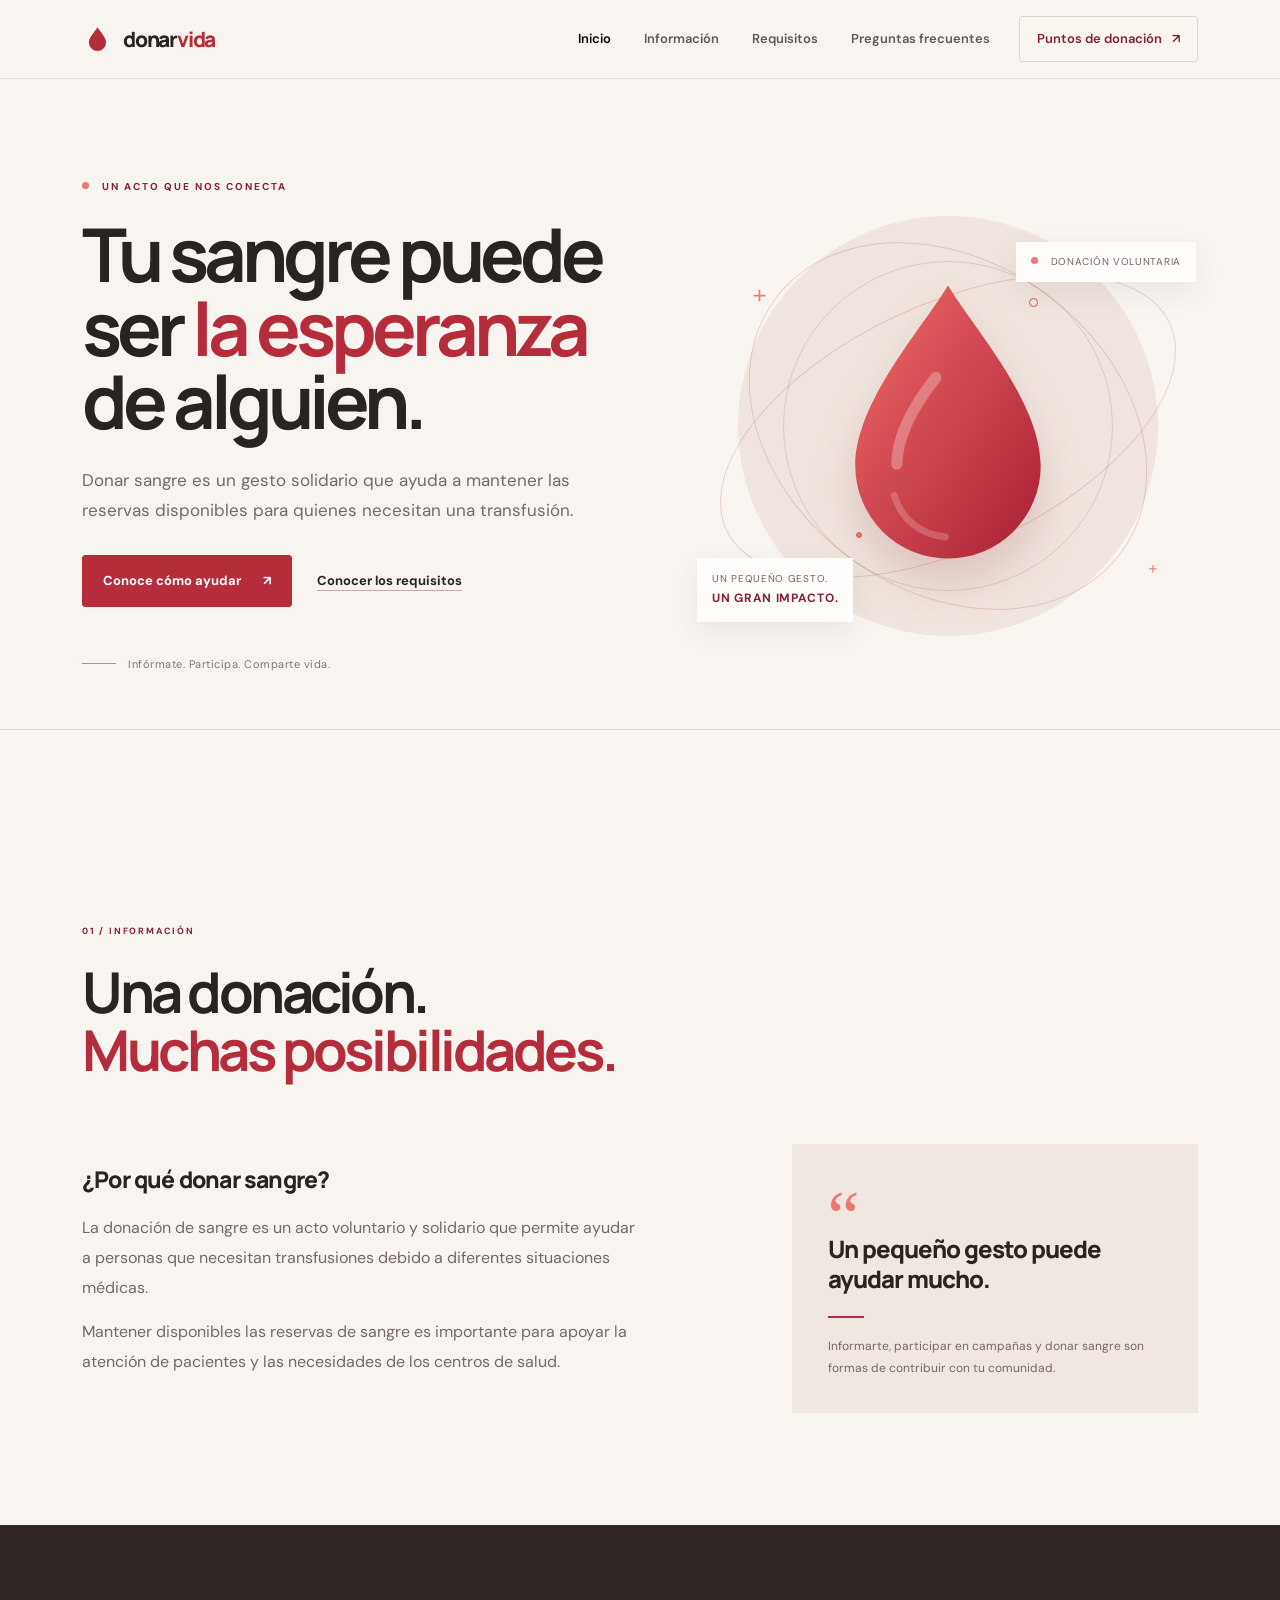
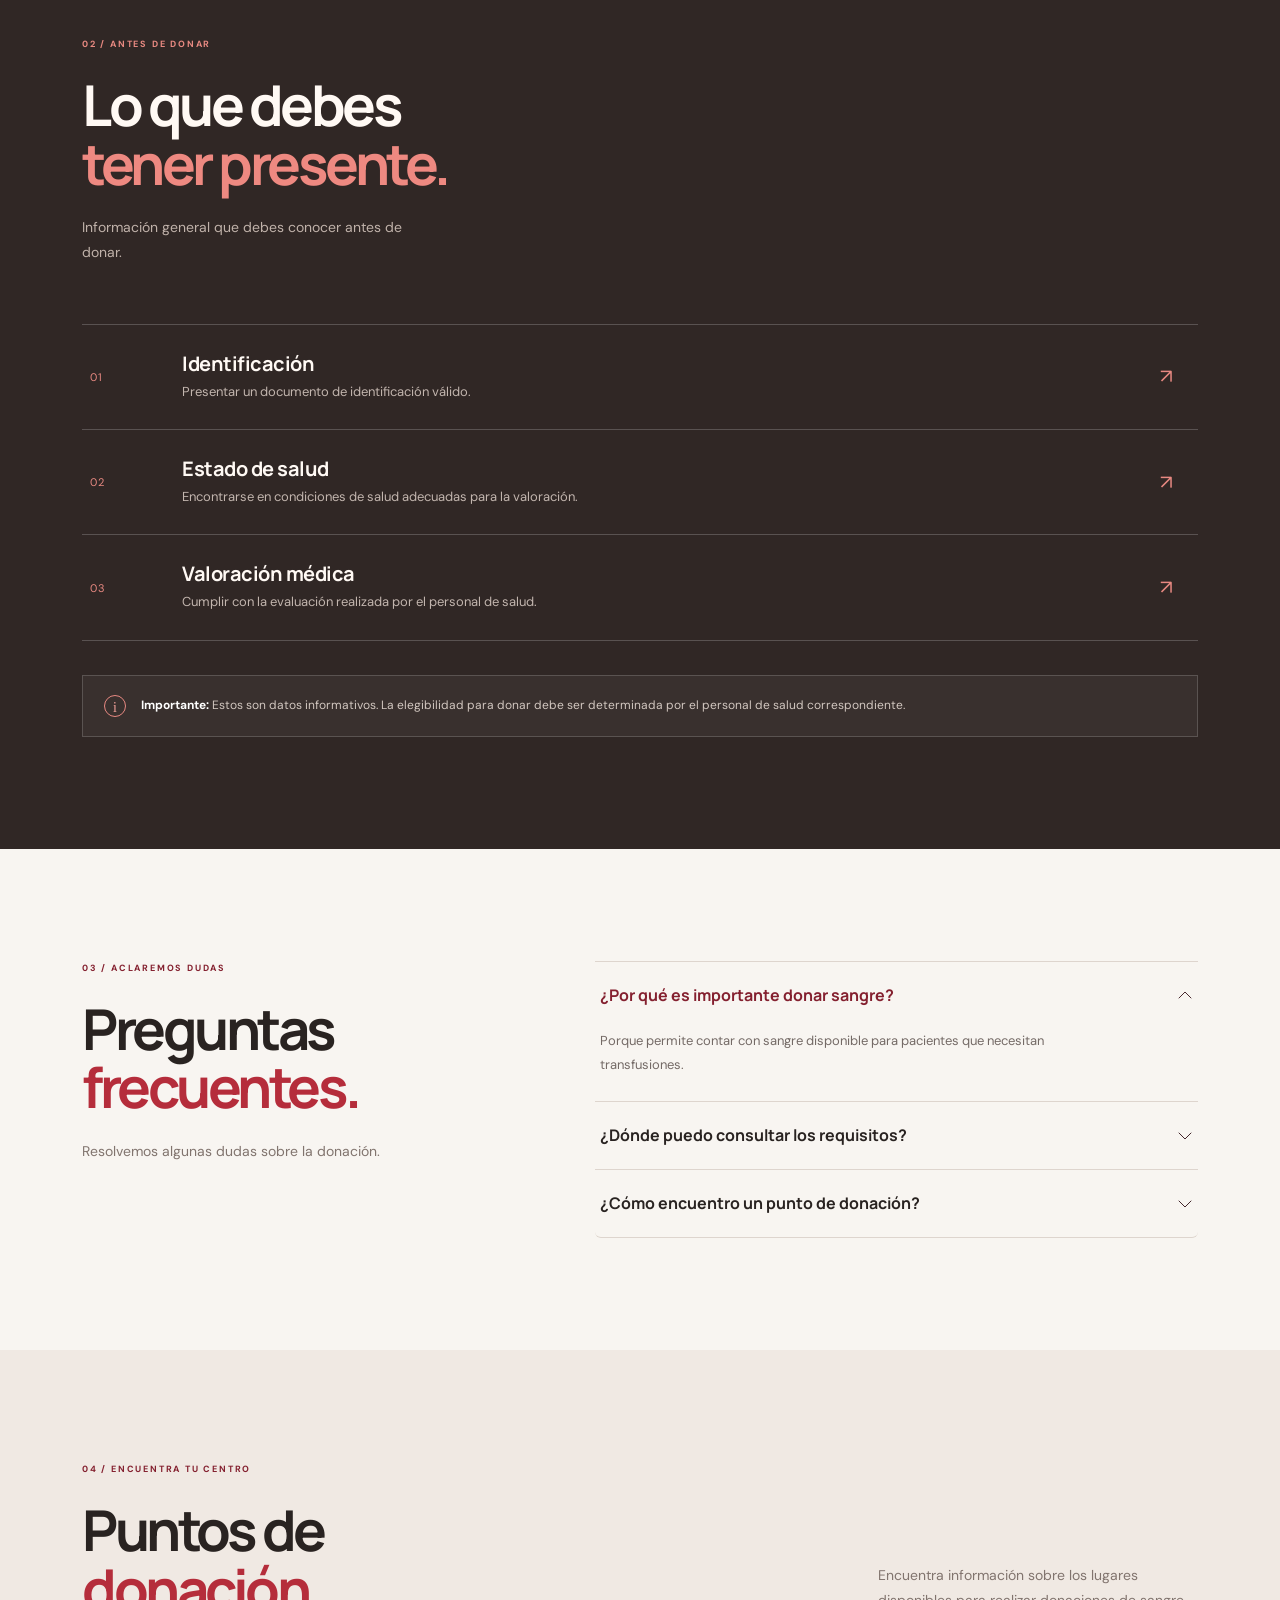
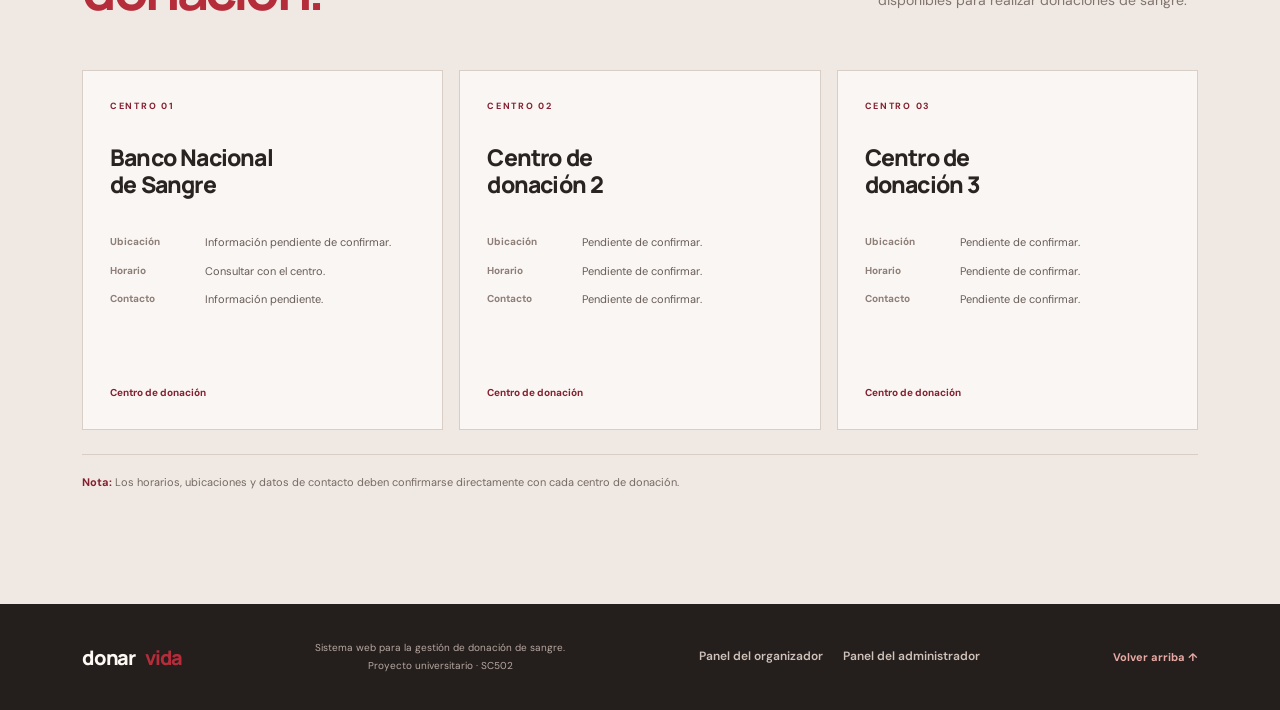
<file: modulo_inicio/index.html>
<!DOCTYPE html>
<html lang="es">

<head>
    <meta charset="UTF-8">
    <meta name="viewport" content="width=device-width, initial-scale=1.0">
    <meta name="theme-color" content="#f8f5f1">
    <meta name="description"
        content="Conoce la importancia de donar sangre, los requisitos generales y los puntos de donación.">
    <title>Donar Vida | Información sobre donación de sangre</title>

    <link rel="preconnect" href="https://fonts.googleapis.com">
    <link rel="preconnect" href="https://fonts.gstatic.com" crossorigin>
    <link
        href="https://fonts.googleapis.com/css2?family=DM+Sans:wght@400;500;600;700&family=Manrope:wght@400;500;600;700;800&display=swap"
        rel="stylesheet">
    <link href="https://cdn.jsdelivr.net/npm/bootstrap@5.3.8/dist/css/bootstrap.min.css" rel="stylesheet">
    <link rel="stylesheet" href="styles.css">
</head>

<body>
    <header class="site-header">
        <nav class="navbar navbar-expand-lg">
            <div class="container">
                <a class="navbar-brand" href="#inicio" aria-label="Donar Vida, inicio">
                    <span class="brand-mark" aria-hidden="true">
                        <svg viewBox="0 0 32 32" role="img">
                            <path d="M16 3.5C12.5 9 6.5 15 6.5 20.2a9.5 9.5 0 0 0 19 0C25.5 15 19.5 9 16 3.5Z" />
                        </svg>
                    </span>
                    <span>donar<span class="brand-accent">vida</span></span>
                </a>

                <button class="navbar-toggler" type="button" data-bs-toggle="collapse" data-bs-target="#menuPrincipal"
                    aria-controls="menuPrincipal" aria-expanded="false" aria-label="Abrir menú">
                    <span class="navbar-toggler-icon"></span>
                </button>

                <div class="collapse navbar-collapse" id="menuPrincipal">
                    <ul class="navbar-nav ms-auto align-items-lg-center">
                        <li class="nav-item"><a class="nav-link active" href="#inicio">Inicio</a></li>
                        <li class="nav-item"><a class="nav-link" href="#informacion">Información</a></li>
                        <li class="nav-item"><a class="nav-link" href="#requisitos">Requisitos</a></li>
                        <li class="nav-item"><a class="nav-link" href="#preguntas">Preguntas frecuentes</a></li>
                        <li class="nav-item"><a class="nav-link nav-link-cta" href="#puntos">Puntos de donación <span
                                    aria-hidden="true">↗</span></a></li>
                    </ul>
                </div>
            </div>
        </nav>
    </header>

    <main>
        <section id="inicio" class="hero-section">
            <div class="container">
                <div class="hero-grid">
                    <div class="hero-copy">
                        <p class="hero-overline"><span class="overline-dot"></span> Un acto que nos conecta</p>
                        <h1>Tu sangre puede ser <em>la esperanza</em> de alguien.</h1>
                        <p class="hero-lead">Donar sangre es un gesto solidario que ayuda a mantener las reservas
                            disponibles para quienes necesitan una transfusión.</p>
                        <div class="hero-actions">
                            <a href="#informacion" class="btn btn-primary-custom">Conoce cómo ayudar <span
                                    aria-hidden="true">↗</span></a>
                            <a href="#requisitos" class="text-link">Conocer los requisitos</a>
                        </div>
                        <div class="hero-note">
                            <span class="note-line"></span>
                            <span>Infórmate. Participa. Comparte vida.</span>
                        </div>
                    </div>

                    <div class="hero-art" aria-label="Ilustración abstracta de una gota de sangre">
                        <div class="art-orbit orbit-one"></div>
                        <div class="art-orbit orbit-two"></div>
                        <div class="art-label label-top"><span class="label-dot"></span> Donación voluntaria</div>
                        <div class="drop-stage">
                            <svg class="hero-drop" viewBox="0 0 300 360" aria-hidden="true">
                                <defs>
                                    <linearGradient id="dropGradient" x1="0" y1="0" x2="1" y2="1">
                                        <stop offset="0%" stop-color="#f16b67" />
                                        <stop offset="100%" stop-color="#a91f35" />
                                    </linearGradient>
                                </defs>
                                <path d="M150 18C119 69 43 153 43 226a107 107 0 0 0 214 0C257 153 181 69 150 18Z"
                                    fill="url(#dropGradient)" />
                                <path d="M91 224c0-35 23-72 45-100" fill="none" stroke="#fff" stroke-linecap="round"
                                    stroke-width="13" opacity=".28" />
                                <path d="M88 260c8 28 30 45 59 48" fill="none" stroke="#fff" stroke-linecap="round"
                                    stroke-width="8" opacity=".2" />
                            </svg>
                            <span class="drop-spark spark-one"></span>
                            <span class="drop-spark spark-two"></span>
                        </div>
                        <div class="art-label label-bottom">Un pequeño gesto.<br><strong>Un gran impacto.</strong></div>
                        <span class="art-cross cross-one">+</span>
                        <span class="art-cross cross-two">+</span>
                    </div>
                </div>
            </div>
            <div class="hero-bottom-rule"></div>
        </section>

        <section id="informacion" class="section-intro section-pad">
            <div class="container">
                <div class="section-heading">
                    <p class="section-index">01 / INFORMACIÓN</p>
                    <h2>Una donación.<br><em>Muchas posibilidades.</em></h2>
                </div>
                <div class="intro-grid">
                    <div class="intro-main">
                        <h3>¿Por qué donar sangre?</h3>
                        <p>La donación de sangre es un acto voluntario y solidario que permite ayudar a personas que
                            necesitan transfusiones debido a diferentes situaciones médicas.</p>
                        <p>Mantener disponibles las reservas de sangre es importante para apoyar la atención de
                            pacientes y las necesidades de los centros de salud.</p>
                    </div>
                    <aside class="quote-panel">
                        <span class="quote-mark" aria-hidden="true">“</span>
                        <p>Un pequeño gesto puede ayudar mucho.</p>
                        <span class="quote-rule"></span>
                        <small>Informarte, participar en campañas y donar sangre son formas de contribuir con tu
                            comunidad.</small>
                    </aside>
                </div>
            </div>
        </section>

        <section id="requisitos" class="requirements-section section-pad">
            <div class="container">
                <div class="section-heading section-heading-light">
                    <p class="section-index">02 / ANTES DE DONAR</p>
                    <h2>Lo que debes<br><em>tener presente.</em></h2>
                    <p class="section-description">Información general que debes conocer antes de donar.</p>
                </div>

                <div class="requirements-list">
                    <article class="requirement-row">
                        <span class="requirement-number">01</span>
                        <div>
                            <h3>Identificación</h3>
                            <p>Presentar un documento de identificación válido.</p>
                        </div>
                        <span class="requirement-symbol" aria-hidden="true">↗</span>
                    </article>
                    <article class="requirement-row">
                        <span class="requirement-number">02</span>
                        <div>
                            <h3>Estado de salud</h3>
                            <p>Encontrarse en condiciones de salud adecuadas para la valoración.</p>
                        </div>
                        <span class="requirement-symbol" aria-hidden="true">↗</span>
                    </article>
                    <article class="requirement-row">
                        <span class="requirement-number">03</span>
                        <div>
                            <h3>Valoración médica</h3>
                            <p>Cumplir con la evaluación realizada por el personal de salud.</p>
                        </div>
                        <span class="requirement-symbol" aria-hidden="true">↗</span>
                    </article>
                </div>

                <div class="notice-box">
                    <span class="notice-icon" aria-hidden="true">i</span>
                    <p><strong>Importante:</strong> Estos son datos informativos. La elegibilidad para donar debe ser
                        determinada por el personal de salud correspondiente.</p>
                </div>
            </div>
        </section>

        <section id="preguntas" class="faq-section section-pad">
            <div class="container faq-grid">
                <div class="section-heading">
                    <p class="section-index">03 / ACLAREMOS DUDAS</p>
                    <h2>Preguntas<br><em>frecuentes.</em></h2>
                    <p class="section-description">Resolvemos algunas dudas sobre la donación.</p>
                </div>

                <div class="accordion faq-accordion" id="preguntasFrecuentes">
                    <div class="accordion-item">
                        <h3 class="accordion-header">
                            <button class="accordion-button" type="button" data-bs-toggle="collapse"
                                data-bs-target="#preguntaUno" aria-expanded="true" aria-controls="preguntaUno">¿Por qué
                                es importante donar sangre?</button>
                        </h3>
                        <div id="preguntaUno" class="accordion-collapse collapse show"
                            data-bs-parent="#preguntasFrecuentes">
                            <div class="accordion-body">Porque permite contar con sangre disponible para pacientes que
                                necesitan transfusiones.</div>
                        </div>
                    </div>
                    <div class="accordion-item">
                        <h3 class="accordion-header">
                            <button class="accordion-button collapsed" type="button" data-bs-toggle="collapse"
                                data-bs-target="#preguntaDos" aria-expanded="false" aria-controls="preguntaDos">¿Dónde
                                puedo consultar los requisitos?</button>
                        </h3>
                        <div id="preguntaDos" class="accordion-collapse collapse" data-bs-parent="#preguntasFrecuentes">
                            <div class="accordion-body">Puedes consultar la sección de requisitos de este sitio y
                                confirmar la información con el centro de donación correspondiente.</div>
                        </div>
                    </div>
                    <div class="accordion-item">
                        <h3 class="accordion-header">
                            <button class="accordion-button collapsed" type="button" data-bs-toggle="collapse"
                                data-bs-target="#preguntaTres" aria-expanded="false" aria-controls="preguntaTres">¿Cómo
                                encuentro un punto de donación?</button>
                        </h3>
                        <div id="preguntaTres" class="accordion-collapse collapse"
                            data-bs-parent="#preguntasFrecuentes">
                            <div class="accordion-body">Consulta el listado de puntos de donación disponible en la
                                sección correspondiente.</div>
                        </div>
                    </div>
                </div>
            </div>
        </section>

        <section id="puntos" class="locations-section section-pad">
            <div class="container">
                <div class="locations-heading">
                    <div class="section-heading">
                        <p class="section-index">04 / ENCUENTRA TU CENTRO</p>
                        <h2>Puntos de<br><em>donación.</em></h2>
                    </div>
                    <p class="section-description">Encuentra información sobre los lugares disponibles para realizar
                        donaciones de sangre.</p>
                </div>

                <div class="row g-3">
                    <div class="col-md-6 col-lg-4">
                        <article class="location-card">
                            <span class="location-count">CENTRO 01</span>
                            <h3>Banco Nacional<br>de Sangre</h3>
                            <dl>
                                <div>
                                    <dt>Ubicación</dt>
                                    <dd>Información pendiente de confirmar.</dd>
                                </div>
                                <div>
                                    <dt>Horario</dt>
                                    <dd>Consultar con el centro.</dd>
                                </div>
                                <div>
                                    <dt>Contacto</dt>
                                    <dd>Información pendiente.</dd>
                                </div>
                            </dl>
                            <span class="location-tag">Centro de donación</span>
                        </article>
                    </div>
                    <div class="col-md-6 col-lg-4">
                        <article class="location-card">
                            <span class="location-count">CENTRO 02</span>
                            <h3>Centro de<br>donación 2</h3>
                            <dl>
                                <div>
                                    <dt>Ubicación</dt>
                                    <dd>Pendiente de confirmar.</dd>
                                </div>
                                <div>
                                    <dt>Horario</dt>
                                    <dd>Pendiente de confirmar.</dd>
                                </div>
                                <div>
                                    <dt>Contacto</dt>
                                    <dd>Pendiente de confirmar.</dd>
                                </div>
                            </dl>
                            <span class="location-tag">Centro de donación</span>
                        </article>
                    </div>
                    <div class="col-md-6 col-lg-4">
                        <article class="location-card">
                            <span class="location-count">CENTRO 03</span>
                            <h3>Centro de<br>donación 3</h3>
                            <dl>
                                <div>
                                    <dt>Ubicación</dt>
                                    <dd>Pendiente de confirmar.</dd>
                                </div>
                                <div>
                                    <dt>Horario</dt>
                                    <dd>Pendiente de confirmar.</dd>
                                </div>
                                <div>
                                    <dt>Contacto</dt>
                                    <dd>Pendiente de confirmar.</dd>
                                </div>
                            </dl>
                            <span class="location-tag">Centro de donación</span>
                        </article>
                    </div>
                </div>

                <p class="locations-note"><strong>Nota:</strong> Los horarios, ubicaciones y datos de contacto deben
                    confirmarse directamente con cada centro de donación.</p>
            </div>
        </section>
    </main>

    <footer class="site-footer">
        <div class="container footer-inner">
            <a class="footer-brand" href="#inicio">donar<span>vida</span></a>
            <p>Sistema web para la gestión de donación de sangre.<br>Proyecto universitario · SC502</p>
            <nav class="footer-paneles" aria-label="Paneles administrativos">
                <a href="organizador.html">Panel del organizador</a>
                <a href="admin.html">Panel del administrador</a>
            </nav>
            <a class="back-top" href="#inicio">Volver arriba ↑</a>
        </div>
    </footer>

    <script src="https://cdn.jsdelivr.net/npm/bootstrap@5.3.8/dist/js/bootstrap.bundle.min.js"></script>
</body>

</html>
</file>
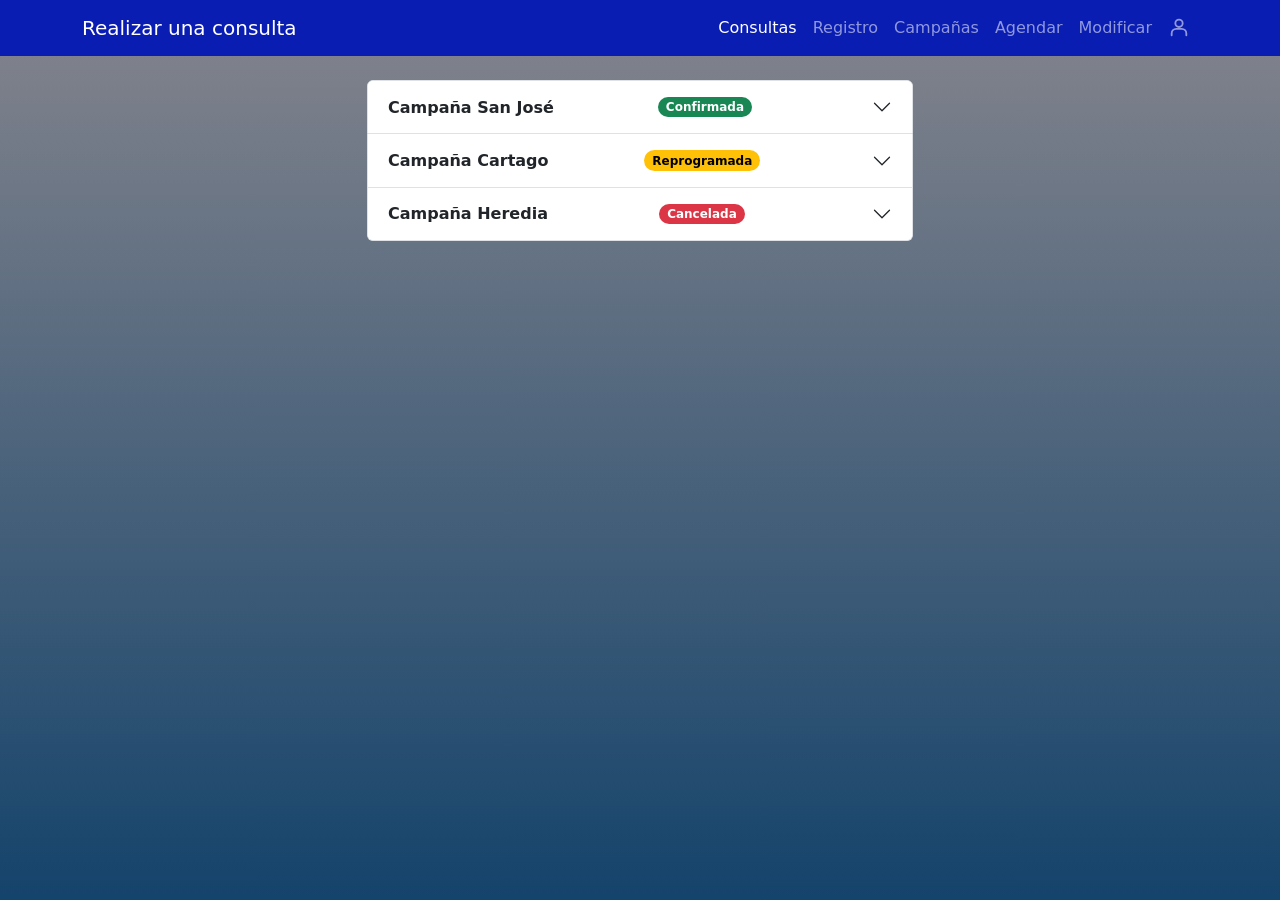
<file: modulo2/consultas.html>
<!DOCTYPE html>
<html lang="es">
<head>
  <meta charset="UTF-8">
  <meta name="viewport" content="width=device-width, initial-scale=1">
  <title>Consultas</title>
  <link href="https://cdn.jsdelivr.net/npm/bootstrap@5.3.3/dist/css/bootstrap.min.css" rel="stylesheet">
  <link rel="stylesheet" href="styles.css">
</head>
<body>

  <nav class="navbar navbar-expand-lg navbar-dark" style="background-color: #0a1db3;">
    <div class="container">
      <a class="navbar-brand" href="consultas.html">Realizar una consulta</a>
      <button class="navbar-toggler" type="button" data-bs-toggle="collapse"
              data-bs-target="#menuPrincipal" aria-controls="menuPrincipal"
              aria-expanded="false" aria-label="Mostrar menú">
        <span class="navbar-toggler-icon"></span>
      </button>
      <div class="collapse navbar-collapse" id="menuPrincipal">
        <ul class="navbar-nav ms-auto">
          <li class="nav-item">
            <a class="nav-link active" aria-current="page" href="consultas.html">Consultas</a>
          </li>
          <li class="nav-item">
            <a class="nav-link" href="registro.html">Registro</a>
          </li>
          <li class="nav-item">
            <a class="nav-link" href="listado.html">Campañas</a>
          </li>
          <li class="nav-item">
            <a class="nav-link" href="agendar.html">Agendar</a>
          </li>
          <li class="nav-item">
            <a class="nav-link" href="modificar.html">Modificar</a>
          </li>
          <li class="nav-item">
  <a class="nav-link d-flex align-items-center gap-2"
     href="perfil.html" title="Mi perfil">
    <svg xmlns="http://www.w3.org/2000/svg" width="22" height="22"
         viewBox="0 0 24 24" fill="none" stroke="currentColor"
         stroke-width="2" stroke-linecap="round" aria-hidden="true">
      <circle cx="12" cy="8" r="4"></circle>
      <path d="M4 21v-2a5 5 0 0 1 5-5h6a5 5 0 0 1 5 5v2"></path>
    </svg>
    <span class="d-lg-none">Mi perfil</span>
    <span class="visually-hidden d-none d-lg-inline">Mi perfil</span>
  </a>
</li>
        </ul>
      </div>
    </div>
  </nav>

  <main class="container my-4">
    <div class="row justify-content-center">
      <div class="col-12 col-lg-6">

        <div class="accordion" id="listaConsultas">

          <!-- Cita 1 -->
          <div class="accordion-item">
            <h2 class="accordion-header">
              <button class="accordion-button collapsed" type="button" data-bs-toggle="collapse"
                      data-bs-target="#detalle1" aria-expanded="false" aria-controls="detalle1">
                <span class="fw-bold me-auto">Campaña San José</span>
                <span class="badge text-bg-success rounded-pill me-3">Confirmada</span>
              </button>
            </h2>
            <div id="detalle1" class="accordion-collapse collapse" data-bs-parent="#listaConsultas">
              <div class="accordion-body">
                <p class="mb-1"><strong>Fecha:</strong> 10 de Noviembre del 2026</p>
                <p class="mb-1"><strong>Hora:</strong> 8:00 am</p>
                <p class="mb-0"><strong>Lugar:</strong> San José, 500 mts oeste del parque de las Garantías Sociales</p>
              </div>
            </div>
          </div>

          <!-- Cita 2 -->
          <div class="accordion-item">
            <h2 class="accordion-header">
              <button class="accordion-button collapsed" type="button" data-bs-toggle="collapse"
                      data-bs-target="#detalle2" aria-expanded="false" aria-controls="detalle2">
                <span class="fw-bold me-auto">Campaña Cartago</span>
                <span class="badge text-bg-warning rounded-pill me-3">Reprogramada</span>
              </button>
            </h2>
            <div id="detalle2" class="accordion-collapse collapse" data-bs-parent="#listaConsultas">
              <div class="accordion-body">
                <p class="mb-1"><strong>Fecha:</strong> 14 de Noviembre del 2026</p>
                <p class="mb-1"><strong>Hora:</strong> 9:30 am</p>
                <p class="mb-0"><strong>Lugar:</strong> Cartago, 200 mts sur de la Bomba el Quijongo</p>
              </div>
            </div>
          </div>

          <!-- Cita 3 -->
          <div class="accordion-item">
            <h2 class="accordion-header">
              <button class="accordion-button collapsed" type="button" data-bs-toggle="collapse"
                      data-bs-target="#detalle3" aria-expanded="false" aria-controls="detalle3">
                <span class="fw-bold me-auto">Campaña Heredia</span>
                <span class="badge text-bg-danger rounded-pill me-3">Cancelada</span>
              </button>
            </h2>
            <div id="detalle3" class="accordion-collapse collapse" data-bs-parent="#listaConsultas">
              <div class="accordion-body">
                <p class="mb-1"><strong>Fecha:</strong> 23 de Noviembre del 2026</p>
                <p class="mb-1"><strong>Hora:</strong> 3:00 pm</p>
                <p class="mb-0"><strong>Lugar:</strong> Heredia, Mall Paseo de las Flores</p>
              </div>
            </div>
          </div>

        </div>

      </div>
    </div>
  </main>

  <script src="https://cdn.jsdelivr.net/npm/bootstrap@5.3.3/dist/js/bootstrap.bundle.min.js"></script>
</body>
</html>
</file>
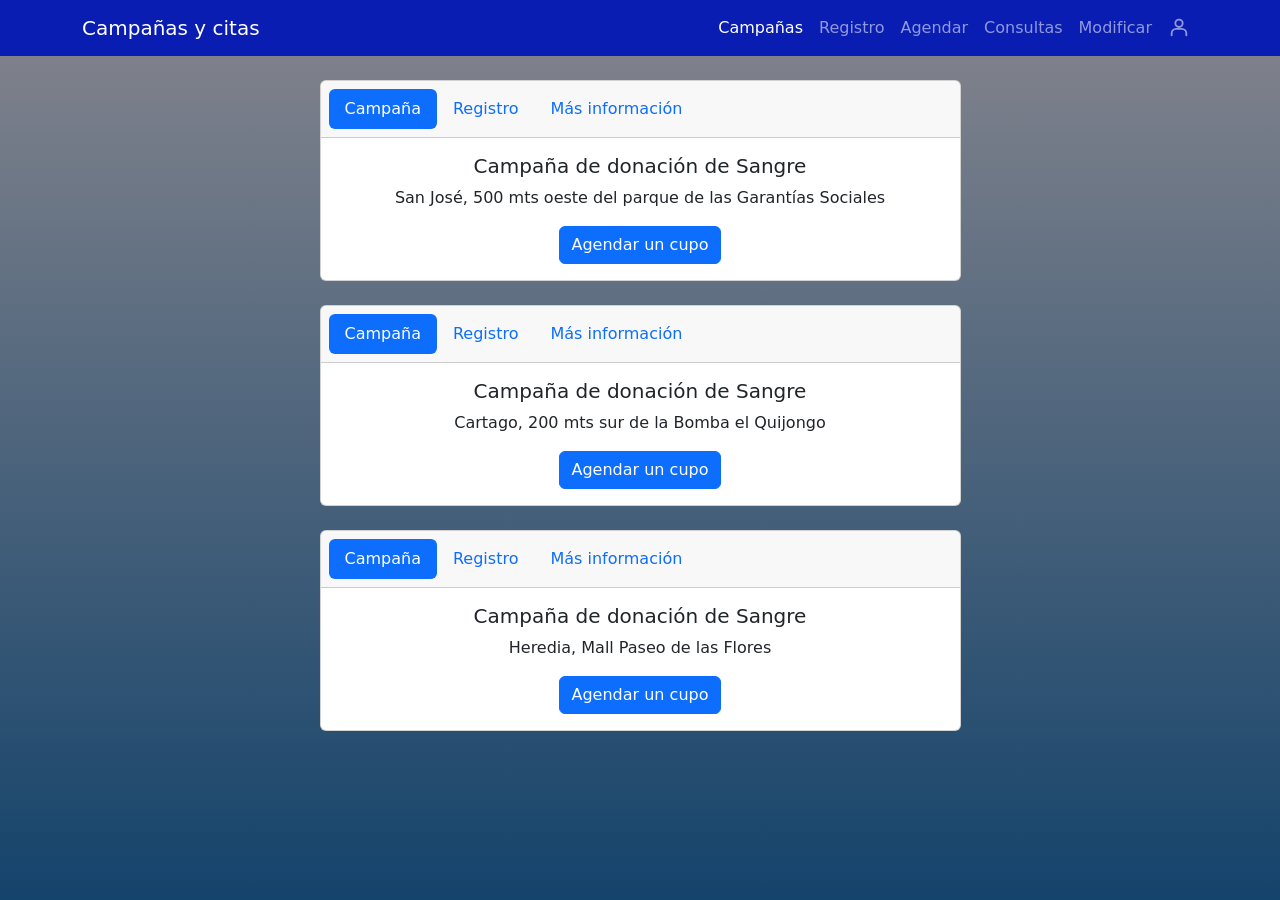
<file: modulo2/listado.html>
<!DOCTYPE html>
<html lang="es">
<head>
  <meta charset="UTF-8">
  <title>Campañas</title>
  <link href="https://cdn.jsdelivr.net/npm/bootstrap@5.3.3/dist/css/bootstrap.min.css" rel="stylesheet">
  <link rel="stylesheet" href="styles.css">
</head>
<body>

 <nav class="navbar navbar-expand-lg navbar-dark" style="background-color: #0a1db3;">
    <div class="container">
      <a class="navbar-brand" href="listado.html">Campañas y citas</a>
      <button class="navbar-toggler" type="button" data-bs-toggle="collapse"
              data-bs-target="#menuPrincipal" aria-controls="menuPrincipal"
              aria-expanded="false" aria-label="Mostrar menú">
        <span class="navbar-toggler-icon"></span>
      </button>
      <div class="collapse navbar-collapse" id="menuPrincipal">
        <ul class="navbar-nav ms-auto">
          <li class="nav-item">
            <a class="nav-link active" aria-current="page" href="listado.html">Campañas</a>
          </li>
          <li class="nav-item">
            <a class="nav-link" href="registro.html">Registro</a>
          </li>
          <li class="nav-item">
            <a class="nav-link" href="agendar.html">Agendar</a>
          </li>
          <li class="nav-item">
            <a class="nav-link" href="consultas.html">Consultas</a>
          </li>
          <li class="nav-item">
            <a class="nav-link" href="modificar.html">Modificar</a>
          </li>
          <li class="nav-item">
         <a class="nav-link d-flex align-items-center gap-2"
          href="perfil.html" title="Mi perfil">
    <svg xmlns="http://www.w3.org/2000/svg" width="22" height="22"
         viewBox="0 0 24 24" fill="none" stroke="currentColor"
         stroke-width="2" stroke-linecap="round" aria-hidden="true">
      <circle cx="12" cy="8" r="4"></circle>
      <path d="M4 21v-2a5 5 0 0 1 5-5h6a5 5 0 0 1 5 5v2"></path>
    </svg>
    <span class="d-lg-none">Mi perfil</span>
    <span class="visually-hidden d-none d-lg-inline">Mi perfil</span>
  </a>
</li>
        </ul>
      </div>
    </div>
  </nav>

  <main class="container my-4">
    <div class="row justify-content-center">
      <div class="col-12 col-lg-7">

        <!-- Campaña #1 -->
        <div class="card text-center mb-4">
          <div class="card-header">
            <ul class="nav nav-pills card-header-pills">
              <li class="nav-item">
                <a class="nav-link active" href="#">Campaña</a>
              </li>
              <li class="nav-item">
                <a class="nav-link" href="registro.html">Registro</a>
              </li>
              <li class="nav-item">
                <a class="nav-link" href="#" data-bs-toggle="modal" data-bs-target="#modalInfo1">Más información</a>
              </li>
            </ul>
          </div>
          <div class="card-body">
            <h5 class="card-title">Campaña de donación de Sangre</h5>
            <p class="card-text">San José, 500 mts oeste del parque de las Garantías Sociales</p>
            <a href="agendar.html" class="btn btn-primary">Agendar un cupo</a>
          </div>
        </div>

        <!-- Campaña #2 -->
        <div class="card text-center mb-4">
          <div class="card-header">
            <ul class="nav nav-pills card-header-pills">
              <li class="nav-item">
                <a class="nav-link active" href="#">Campaña</a>
              </li>
              <li class="nav-item">
                <a class="nav-link" href="registro.html">Registro</a>
              </li>
              <li class="nav-item">
                <a class="nav-link" href="#" data-bs-toggle="modal" data-bs-target="#modalInfo2">Más información</a>
              </li>
            </ul>
          </div>
          <div class="card-body">
            <h5 class="card-title">Campaña de donación de Sangre</h5>
            <p class="card-text">Cartago, 200 mts sur de la Bomba el Quijongo</p>
            <a href="agendar.html" class="btn btn-primary">Agendar un cupo</a>
          </div>
        </div>

        <!-- Campaña #3 -->
        <div class="card text-center mb-4">
          <div class="card-header">
            <ul class="nav nav-pills card-header-pills">
              <li class="nav-item">
                <a class="nav-link active" href="#">Campaña</a>
              </li>
              <li class="nav-item">
                <a class="nav-link" href="registro.html">Registro</a>
              </li>
              <li class="nav-item">
                <a class="nav-link" href="#" data-bs-toggle="modal" data-bs-target="#modalInfo3">Más información</a>
              </li>
            </ul>
          </div>
          <div class="card-body">
            <h5 class="card-title">Campaña de donación de Sangre</h5>
            <p class="card-text">Heredia, Mall Paseo de las Flores</p>
            <a href="agendar.html" class="btn btn-primary">Agendar un cupo</a>
          </div>
        </div>

      </div>
    </div>
  </main>

  <!-- Modal campaña #1 -->
  <div class="modal fade" id="modalInfo1" tabindex="-1" aria-labelledby="modalInfo1Label" aria-hidden="true">
    <div class="modal-dialog modal-dialog-centered">
      <div class="modal-content">
        <div class="modal-header">
          <h5 class="modal-title" id="modalInfo1Label">Información sobre la campaña</h5>
          <button type="button" class="btn-close" data-bs-dismiss="modal" aria-label="Cerrar"></button>
        </div>
        <div class="modal-body">
          <p><strong>Lugar:</strong> San José, 500 mts oeste del parque de las Garantías Sociales.</p>
          <p><strong>Fecha y hora:</strong> 10 de Noviembre del 2026 de 8:00 am - 11:00 am</p>
          <p><strong>Requisitos:</strong> Mayor de 16 años y venir en ayunas</p>
          <p><strong>Cupos disponibles:</strong> 15</p>
        </div>
        <div class="modal-footer">
          <button type="button" class="btn btn-secondary" data-bs-dismiss="modal">Cerrar</button>
          <a href="agendar.html" class="btn btn-primary">Agendar un cupo</a>
        </div>
      </div>
    </div>
  </div>

  <!-- Modal campaña #2 -->
  <div class="modal fade" id="modalInfo2" tabindex="-1" aria-labelledby="modalInfo2Label" aria-hidden="true">
    <div class="modal-dialog modal-dialog-centered">
      <div class="modal-content">
        <div class="modal-header">
          <h5 class="modal-title" id="modalInfo2Label">Información sobre la campaña</h5>
          <button type="button" class="btn-close" data-bs-dismiss="modal" aria-label="Cerrar"></button>
        </div>
        <div class="modal-body">
          <p><strong>Lugar:</strong> Cartago, 200 mts sur de la Bomba el Quijongo</p>
          <p><strong>Fecha y hora:</strong> 14 de Noviembre del 2026 de 7:30 am - 1:00 pm</p>
          <p><strong>Requisitos:</strong> Mayor de 15 años y venir en ayunas</p>
          <p><strong>Cupos disponibles:</strong> 20</p>
        </div>
        <div class="modal-footer">
          <button type="button" class="btn btn-secondary" data-bs-dismiss="modal">Cerrar</button>
          <a href="agendar.html" class="btn btn-primary">Agendar un cupo</a>
        </div>
      </div>
    </div>
  </div>

  <!-- Modal campaña #3 -->
  <div class="modal fade" id="modalInfo3" tabindex="-1" aria-labelledby="modalInfo3Label" aria-hidden="true">
    <div class="modal-dialog modal-dialog-centered">
      <div class="modal-content">
        <div class="modal-header">
          <h5 class="modal-title" id="modalInfo3Label">Información sobre la campaña</h5>
          <button type="button" class="btn-close" data-bs-dismiss="modal" aria-label="Cerrar"></button>
        </div>
        <div class="modal-body">
          <p><strong>Lugar:</strong> Heredia, Mall Paseo de las Flores</p>
          <p><strong>Fecha y hora:</strong> 23 de Noviembre del 2026 de 2:30 pm - 7:00 pm</p>
          <p><strong>Requisitos:</strong> Mayor de 18 años y venir en ayunas</p>
          <p><strong>Cupos disponibles:</strong> 10</p>
        </div>
        <div class="modal-footer">
          <button type="button" class="btn btn-secondary" data-bs-dismiss="modal">Cerrar</button>
          <a href="agendar.html" class="btn btn-primary">Agendar un cupo</a>
        </div>
      </div>
    </div>
  </div>




  <script src="https://cdn.jsdelivr.net/npm/bootstrap@5.3.3/dist/js/bootstrap.bundle.min.js"></script>
</body>
</html>
</file>
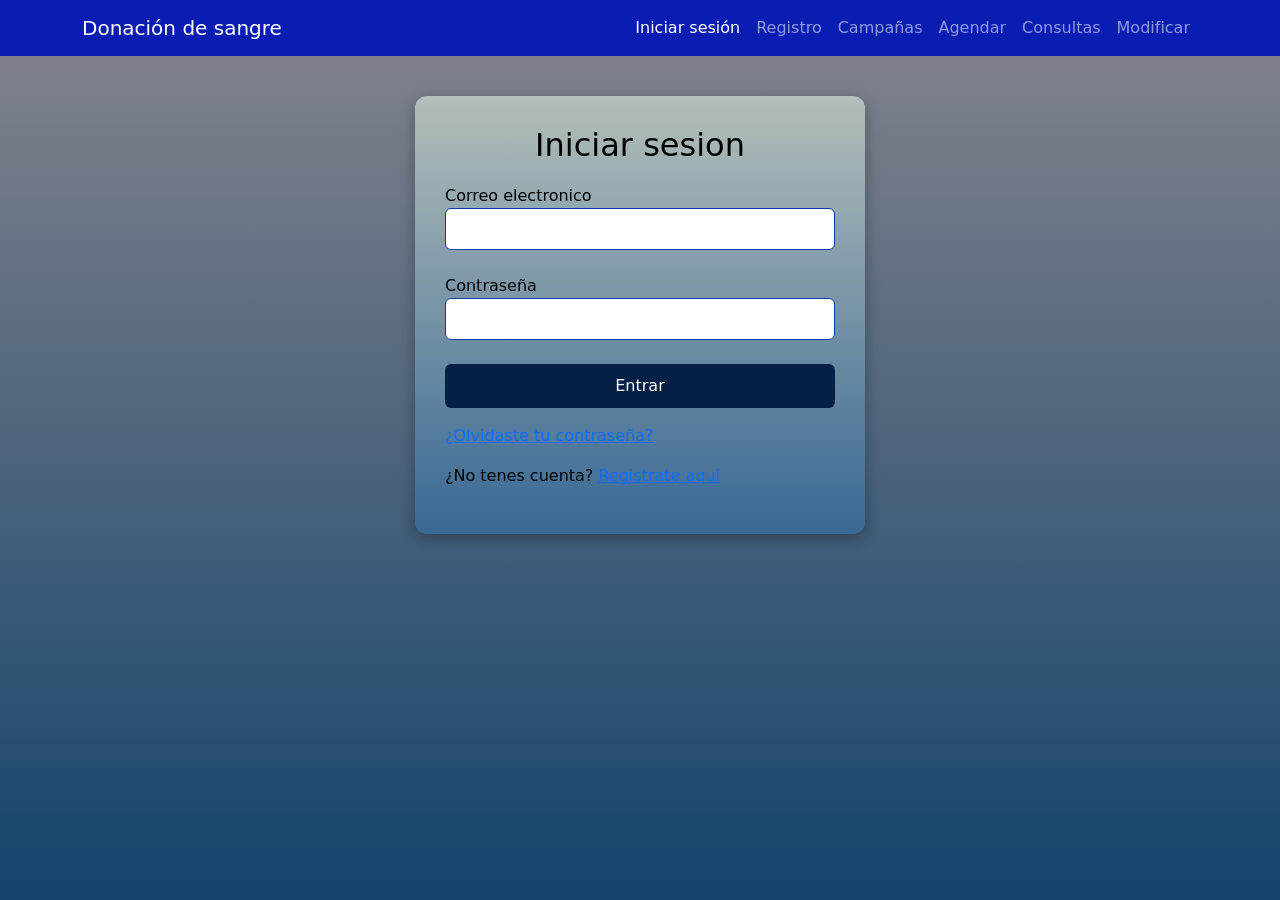
<file: modulo2/login.html>
<!DOCTYPE html>
<html lang="es">
<head>
  <meta charset="UTF-8">
  <meta name="viewport" content="width=device-width, initial-scale=1.0">
  <title>Iniciar sesión</title>

  <link href="https://cdn.jsdelivr.net/npm/bootstrap@5.3.3/dist/css/bootstrap.min.css"
        rel="stylesheet">
  <link rel="stylesheet" href="styles.css">
</head>
<body>
  <nav class="navbar navbar-expand-lg navbar-dark" style="background-color: #0a1db3;">
    <div class="container">
      <a class="navbar-brand" href="login.html">Donación de sangre</a>

      <button class="navbar-toggler" type="button" data-bs-toggle="collapse"
              data-bs-target="#menuPrincipal" aria-controls="menuPrincipal"
              aria-expanded="false" aria-label="Abrir menú">
        <span class="navbar-toggler-icon"></span>
      </button>

      <div class="collapse navbar-collapse" id="menuPrincipal">
        <ul class="navbar-nav ms-auto">
          <li class="nav-item">
            <a class="nav-link active" href="login.html" aria-current="page">Iniciar sesión</a>
          </li>
          <li class="nav-item">
            <a class="nav-link" href="registro.html">Registro</a>
          </li>
          <li class="nav-item">
            <a class="nav-link" href="listado.html">Campañas</a>
          </li>
          <li class="nav-item">
            <a class="nav-link" href="agendar.html">Agendar</a>
          </li>
          <li class="nav-item">
            <a class="nav-link" href="consultas.html">Consultas</a>
          </li>
          <li class="nav-item">
            <a class="nav-link" href="modificar.html">Modificar</a>
          </li>
        </ul>
      </div>
    </div>
  </nav>

  <main class="form-registro">
    <h2>Iniciar sesion</h2>

    <form id="formLogin">
      <label for="email">Correo electronico</label><br>
      <input type="email" id="email" autocomplete="username" required><br><br>

      <label for="contrasena">Contraseña</label><br>
      <input type="password" id="contrasena"
             autocomplete="current-password" required><br><br>

      <button type="submit">Entrar</button>
      <p id="mensajeLogin" class="mt-3" role="status"></p>
    </form>
    
    <p><a href="recuperar.html">¿Olvidaste tu contraseña?</a></p>
    <p>¿No tenes cuenta? <a href="registro.html">Registrate aqui</a></p>
  </main>

  <script src="https://cdn.jsdelivr.net/npm/bootstrap@5.3.3/dist/js/bootstrap.bundle.min.js"></script>

  <script>
    const formulario = document.getElementById("formLogin");
    const mensaje = document.getElementById("mensajeLogin");

    formulario.addEventListener("submit", function (evento) {
      evento.preventDefault();
      mensaje.textContent = "Formulario de inicio de sesion validado.";
    });
  </script>
</body>
</html>
</file>
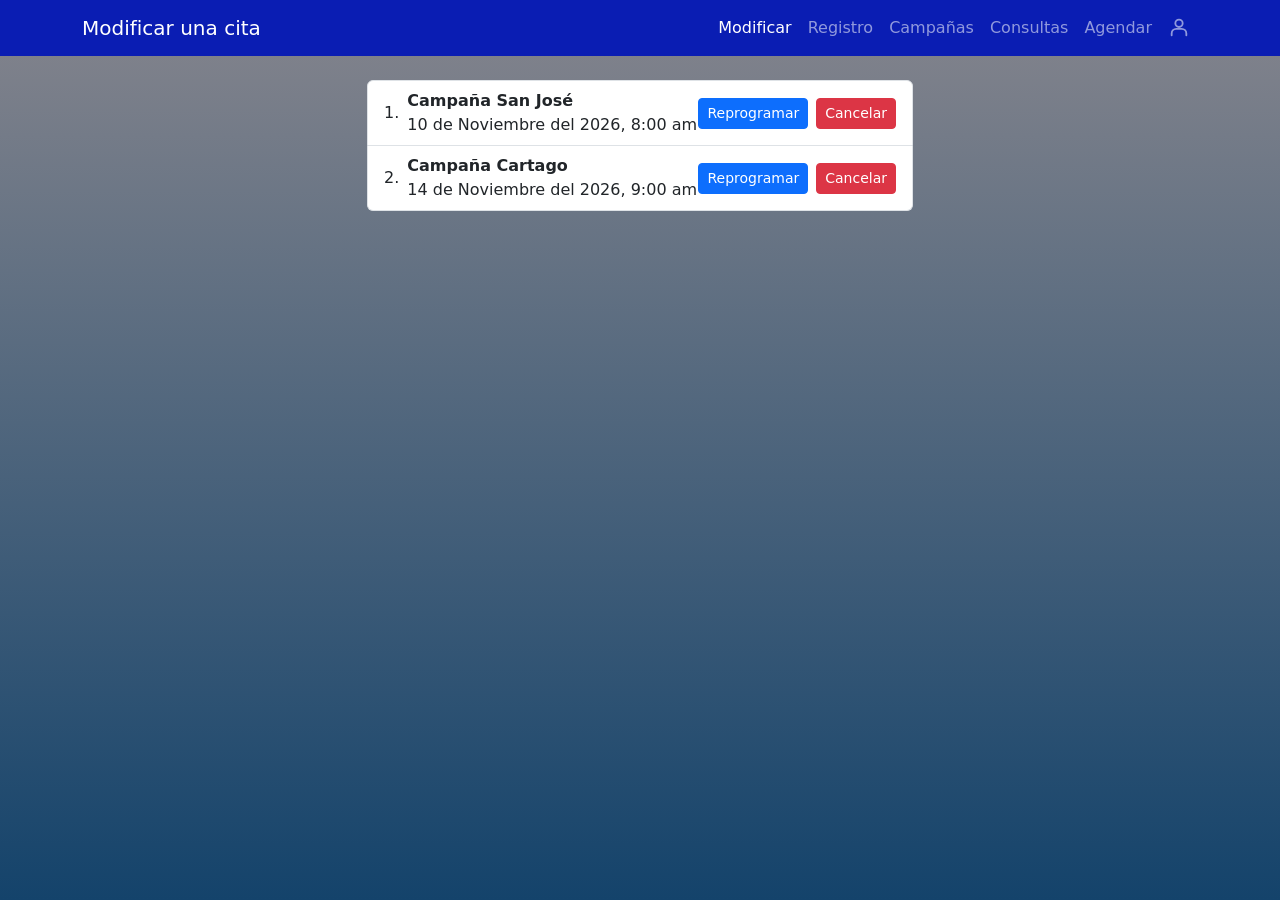
<file: modulo2/modificar.html>
<!DOCTYPE html>
<html lang="es">
<head>
  <meta charset="UTF-8">
  <title>Modificar</title>
  <link href="https://cdn.jsdelivr.net/npm/bootstrap@5.3.3/dist/css/bootstrap.min.css" rel="stylesheet">
  <link rel="stylesheet" href="styles.css">
</head>
<nav class="navbar navbar-expand-lg navbar-dark" style="background-color: #0a1db3;">
  <div class="container">
    <a class="navbar-brand" href="modificar.html">Modificar una cita</a>
    <button class="navbar-toggler" type="button" data-bs-toggle="collapse"
            data-bs-target="#menuPrincipal" aria-controls="menuPrincipal"
            aria-expanded="false" aria-label="Mostrar menú">
      <span class="navbar-toggler-icon"></span>
    </button>
    <div class="collapse navbar-collapse" id="menuPrincipal">
      <ul class="navbar-nav ms-auto">
        <li class="nav-item">
          <a class="nav-link active" aria-current="page" href="modificar.html">Modificar</a>
        </li>
        <li class="nav-item">
          <a class="nav-link" href="registro.html">Registro</a>
        </li>
        <li class="nav-item">
          <a class="nav-link" href="listado.html">Campañas</a>
        </li>
        <li class="nav-item">
          <a class="nav-link" href="consultas.html">Consultas</a>
        </li>
        <li class="nav-item">
          <a class="nav-link" href="agendar.html">Agendar</a>
        </li>
        <li class="nav-item">
  <a class="nav-link d-flex align-items-center gap-2"
     href="perfil.html" title="Mi perfil">
    <svg xmlns="http://www.w3.org/2000/svg" width="22" height="22"
         viewBox="0 0 24 24" fill="none" stroke="currentColor"
         stroke-width="2" stroke-linecap="round" aria-hidden="true">
      <circle cx="12" cy="8" r="4"></circle>
      <path d="M4 21v-2a5 5 0 0 1 5-5h6a5 5 0 0 1 5 5v2"></path>
    </svg>
    <span class="d-lg-none">Mi perfil</span>
    <span class="visually-hidden d-none d-lg-inline">Mi perfil</span>
  </a>
</li>
      </ul>
    </div>
  </div>
</nav>
 <main class="container my-4">
    <div class="row justify-content-center">
      <div class="col-12 col-lg-6">

        <ol class="list-group list-group-numbered">
          <li class="list-group-item d-flex justify-content-between align-items-center">
            <div class="ms-2 me-auto">
              <div class="fw-bold">Campaña San José</div>
              10 de Noviembre del 2026, 8:00 am
            </div>
            <button class="btn btn-primary btn-sm me-2" data-bs-toggle="modal" data-bs-target="#modalReprogramar1">Reprogramar</button>
            <button class="btn btn-danger btn-sm" data-bs-toggle="modal" data-bs-target="#modalCancelar">Cancelar</button>
          </li>
          <li class="list-group-item d-flex justify-content-between align-items-center">
            <div class="ms-2 me-auto">
              <div class="fw-bold">Campaña Cartago</div>
              14 de Noviembre del 2026, 9:00 am
            </div>
            <button class="btn btn-primary btn-sm me-2" data-bs-toggle="modal" data-bs-target="#modalReprogramar2">Reprogramar</button>
            <button class="btn btn-danger btn-sm" data-bs-toggle="modal" data-bs-target="#modalCancelar">Cancelar</button>
          </li>
        </ol>

      </div>
    </div>
  </main>

  <!-- Modal reprogramar: Campaña San José -->
  <div class="modal fade" id="modalReprogramar1" tabindex="-1" aria-labelledby="modalReprogramar1Label" aria-hidden="true">
    <div class="modal-dialog modal-dialog-centered">
      <div class="modal-content">
        <div class="modal-header">
          <h5 class="modal-title" id="modalReprogramar1Label">Reprogramar cita - Campaña San José</h5>
          <button type="button" class="btn-close" data-bs-dismiss="modal" aria-label="Cerrar"></button>
        </div>
        <div class="modal-body">
          <label for="fecha1" class="form-label">Fecha:</label>
          <input type="text" id="fecha1" class="form-control mb-3" value="10 de Noviembre del 2026" readonly disabled>

          <label for="hora1" class="form-label">Nueva hora:</label>
          <select id="hora1" class="form-select">
            <option value="">Seleccione una hora</option>
            <option>8:00 am</option>
            <option>9:00 am</option>
            <option>10:00 am</option>
            <option>11:00 am</option>
          </select>
        </div>
        <div class="modal-footer">
          <button type="button" class="btn btn-secondary" data-bs-dismiss="modal">Cerrar</button>
          <button type="button" class="btn btn-primary">Guardar cambios</button>
        </div>
      </div>
    </div>
  </div>

  <!-- Modal reprogramar: Campaña Cartago -->
  <div class="modal fade" id="modalReprogramar2" tabindex="-1" aria-labelledby="modalReprogramar2Label" aria-hidden="true">
    <div class="modal-dialog modal-dialog-centered">
      <div class="modal-content">
        <div class="modal-header">
          <h5 class="modal-title" id="modalReprogramar2Label">Reprogramar cita - Campaña Cartago</h5>
          <button type="button" class="btn-close" data-bs-dismiss="modal" aria-label="Cerrar"></button>
        </div>
        <div class="modal-body">
          <label for="fecha2" class="form-label">Fecha:</label>
          <input type="text" id="fecha2" class="form-control mb-3" value="14 de Noviembre del 2026" readonly disabled>

          <label for="hora2" class="form-label">Nueva hora:</label>
          <select id="hora2" class="form-select">
            <option value="">Seleccione una hora</option>
            <option>7:30 am</option>
            <option>8:30 am</option>
            <option>9:30 am</option>
            <option>10:30 am</option>
            <option>11:30 am</option>
            <option>12:30 pm</option>
          </select>
        </div>
        <div class="modal-footer">
          <button type="button" class="btn btn-secondary" data-bs-dismiss="modal">Cerrar</button>
          <button type="button" class="btn btn-primary">Guardar cambios</button>
        </div>
      </div>
    </div>
  </div>

  <!-- Modal cancelar -->
  <div class="modal fade" id="modalCancelar" tabindex="-1" aria-labelledby="modalCancelarLabel" aria-hidden="true">
    <div class="modal-dialog modal-dialog-centered">
      <div class="modal-content">
        <div class="modal-header">
          <h5 class="modal-title" id="modalCancelarLabel">Cancelar cita</h5>
          <button type="button" class="btn-close" data-bs-dismiss="modal" aria-label="Cerrar"></button>
        </div>
        <div class="modal-body">
          <p class="mb-0">¿Seguro que deseas cancelar tu cita?</p>
        </div>
        <div class="modal-footer">
          <button type="button" class="btn btn-secondary" data-bs-dismiss="modal">No, volver</button>
          <button type="button" class="btn btn-danger">Sí, cancelar cita</button>
        </div>
      </div>
    </div>
  </div>

  <script src="https://cdn.jsdelivr.net/npm/bootstrap@5.3.3/dist/js/bootstrap.bundle.min.js"></script>
</file>
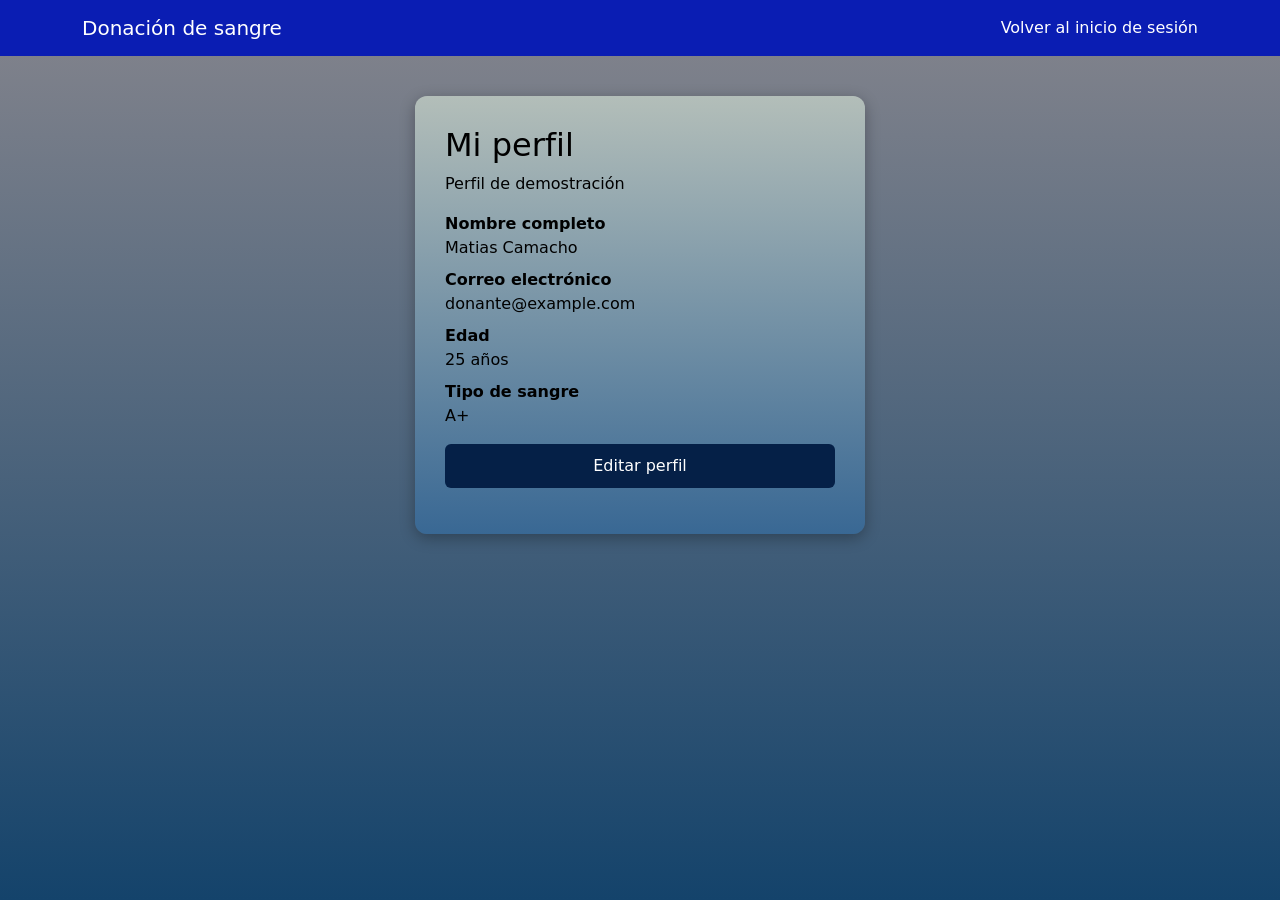
<file: modulo2/perfil.html>
<!DOCTYPE html>
<html lang="es">
<head>
  <meta charset="UTF-8">
  <meta name="viewport" content="width=device-width, initial-scale=1.0">
  <title>Perfil del donante</title>
  <link href="https://cdn.jsdelivr.net/npm/bootstrap@5.3.3/dist/css/bootstrap.min.css"
        rel="stylesheet">
  <link rel="stylesheet" href="styles.css">
</head>
<body>
  <nav class="navbar navbar-dark" style="background-color: #0a1db3;">
    <div class="container">
      <a class="navbar-brand" href="listado.html">Donación de sangre</a>
      <a class="nav-link text-white" href="login.html">Volver al inicio de sesión</a>
    </div>
  </nav>

  <main class="form-registro">
  <h1 class="h2">Mi perfil</h1>
  <p>Perfil de demostración</p>

  <dl id="datosPerfil">
    <dt>Nombre completo</dt>
    <dd id="perfilNombre">Matias Camacho</dd>

    <dt>Correo electrónico</dt>
    <dd id="perfilCorreo">donante@example.com</dd>

    <dt>Edad</dt>
    <dd id="perfilEdad">25 años</dd>

    <dt>Tipo de sangre</dt>
    <dd>A+</dd>
  </dl>

  <button type="button" id="botonEditar">Editar perfil</button>

  <form id="formEditar" hidden>
    <label for="editarNombre">Nombre completo</label>
    <input type="text" id="editarNombre" class="form-control mb-3" required>

    <label for="editarCorreo">Correo electrónico</label>
    <input type="email" id="editarCorreo" class="form-control mb-3" required>

    <label for="editarEdad">Edad</label>
    <input type="number" id="editarEdad" class="form-control mb-3" min="16" required>

    <button type="submit">Guardar cambios</button>
    <button type="button" id="botonCancelar" class="mt-2">Cancelar</button>
  </form>

  <p id="mensajePerfil" class="mt-3" role="status"></p>
</main>

<script>
  const datosPerfil = document.getElementById("datosPerfil");
  const botonEditar = document.getElementById("botonEditar");
  const botonCancelar = document.getElementById("botonCancelar");
  const formulario = document.getElementById("formEditar");
  const mensaje = document.getElementById("mensajePerfil");

  const perfilNombre = document.getElementById("perfilNombre");
  const perfilCorreo = document.getElementById("perfilCorreo");
  const perfilEdad = document.getElementById("perfilEdad");

  const editarNombre = document.getElementById("editarNombre");
  const editarCorreo = document.getElementById("editarCorreo");
  const editarEdad = document.getElementById("editarEdad");

  function mostrarEdicion(editando) {
    formulario.hidden = !editando;
    datosPerfil.hidden = editando;
    botonEditar.hidden = editando;

    if (editando) {
      editarNombre.focus();
    } else {
      botonEditar.focus();
    }
  }

  botonEditar.addEventListener("click", function () {
    editarNombre.value = perfilNombre.textContent;
    editarCorreo.value = perfilCorreo.textContent;
    editarEdad.value = parseInt(perfilEdad.textContent, 10);
    mensaje.textContent = "";
    mostrarEdicion(true);
  });

  botonCancelar.addEventListener("click", function () {
    mostrarEdicion(false);
  });

  formulario.addEventListener("submit", function (evento) {
    evento.preventDefault();

    const nombre = editarNombre.value.trim();
    if (!nombre) {
      mensaje.textContent = "Ingresá el nombre completo.";
      editarNombre.focus();
      return;
    }

    perfilNombre.textContent = nombre;
    perfilCorreo.textContent = editarCorreo.value.trim();
    perfilEdad.textContent = editarEdad.value + " años";

    mostrarEdicion(false);
    mensaje.textContent = "Perfil actualizado.";
  });
</script>
</file>
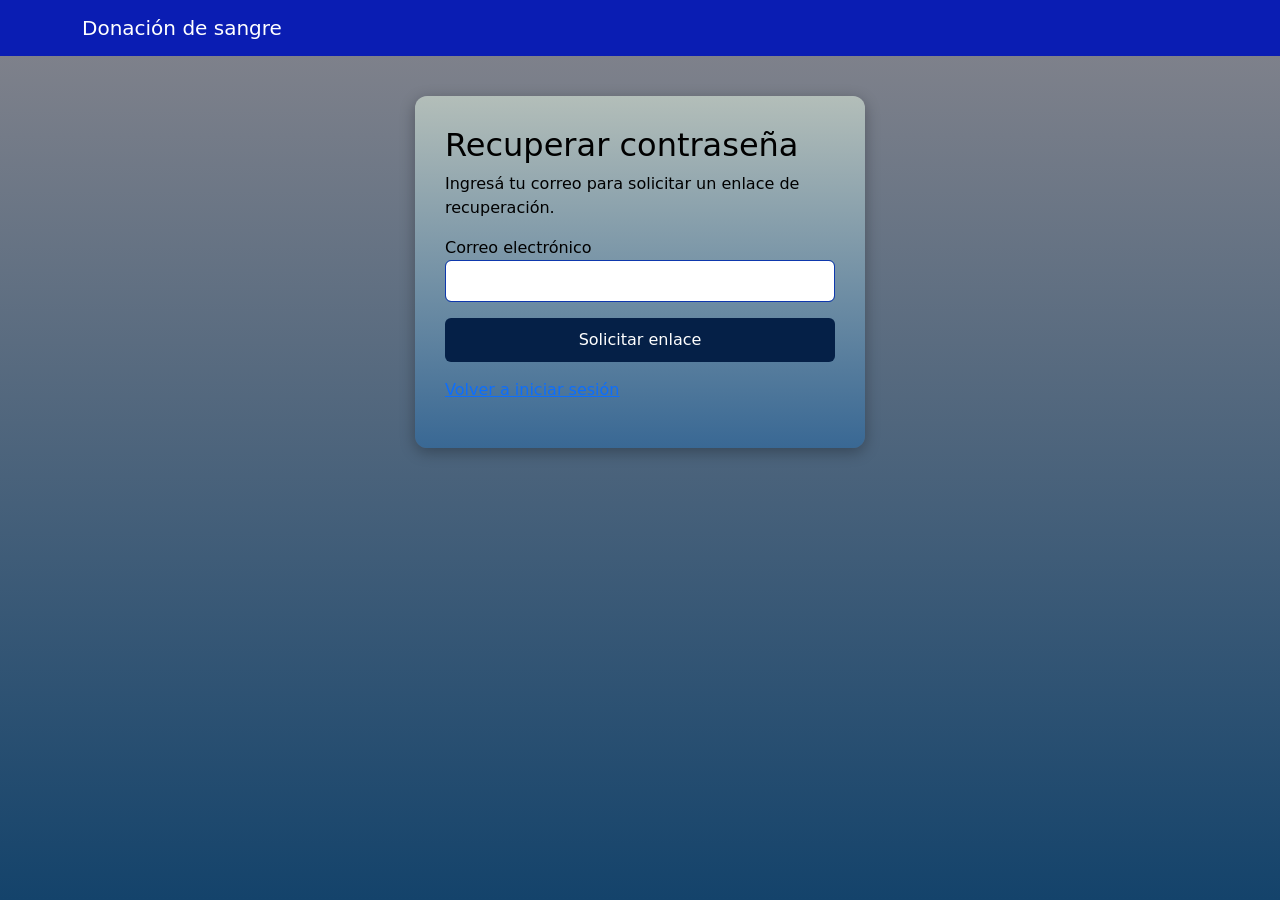
<file: modulo2/recuperar.html>
<!DOCTYPE html>
<html lang="es">
<head>
  <meta charset="UTF-8">
  <meta name="viewport" content="width=device-width, initial-scale=1.0">
  <title>Recuperar contraseña</title>
  <link href="https://cdn.jsdelivr.net/npm/bootstrap@5.3.3/dist/css/bootstrap.min.css"
        rel="stylesheet">
  <link rel="stylesheet" href="styles.css">
</head>
<body>
  <nav class="navbar navbar-dark" style="background-color: #0a1db3;">
    <div class="container">
      <a class="navbar-brand" href="listado.html">Donación de sangre</a>
    </div>
  </nav>

  <main class="form-registro">
    <h1 class="h2">Recuperar contraseña</h1>
    <p>Ingresá tu correo para solicitar un enlace de recuperación.</p>

    <form id="formRecuperar">
      <label for="correoRecuperacion">Correo electrónico</label>
      <input type="email" id="correoRecuperacion" class="form-control mb-3"
             autocomplete="email" required>

      <button type="submit">Solicitar enlace</button>
      <p id="mensajeRecuperacion" class="mt-3" role="status"></p>
    </form>

    <p><a href="login.html">Volver a iniciar sesión</a></p>
  </main>

  <script>
    const formulario = document.getElementById("formRecuperar");
    const mensaje = document.getElementById("mensajeRecuperacion");

    formulario.addEventListener("submit", function (evento) {
      evento.preventDefault();
      mensaje.textContent = "Solicitud simulada. En esta demo no se envía un correo.";
    });
  </script>
</body>
</html>
</file>
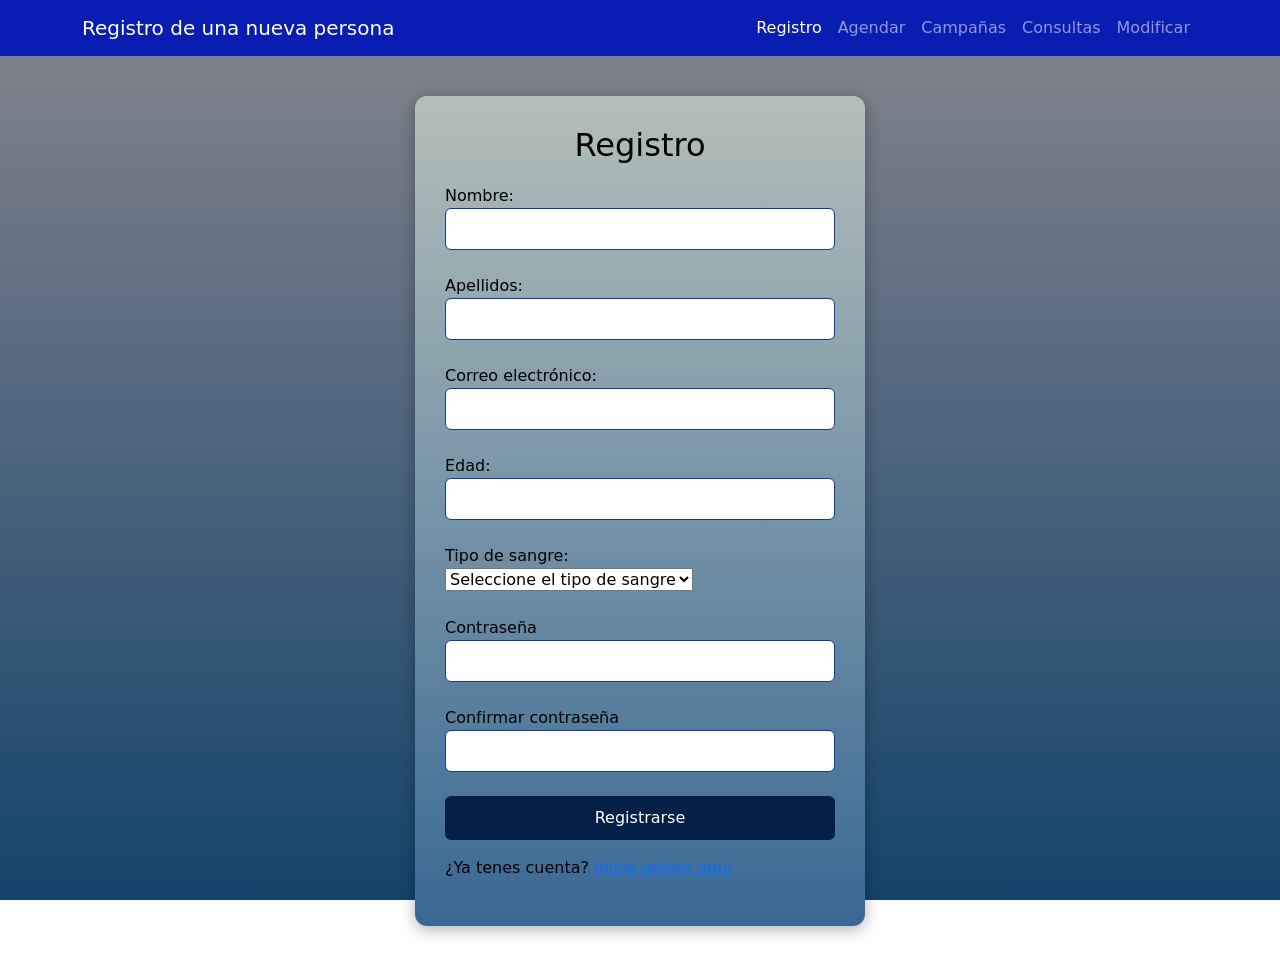
<file: modulo2/registro.html>
<!DOCTYPE html>
<html lang="es">
<head>
  <meta charset="UTF-8">
  <meta name="viewport" content="width=device-width, initial-scale=1">
  <title>Registro</title>
  <link href="https://cdn.jsdelivr.net/npm/bootstrap@5.3.3/dist/css/bootstrap.min.css" rel="stylesheet">
  <link rel="stylesheet" href="styles.css">
</head>
<body>

  <nav class="navbar navbar-expand-lg navbar-dark" style="background-color: #0a1db3;">
    <div class="container">
      <a class="navbar-brand" href="registro.html">Registro de una nueva persona</a>
      <button class="navbar-toggler" type="button" data-bs-toggle="collapse"
              data-bs-target="#menuPrincipal" aria-controls="menuPrincipal"
              aria-expanded="false" aria-label="Mostrar menú">
        <span class="navbar-toggler-icon"></span>
      </button>
      <div class="collapse navbar-collapse" id="menuPrincipal">
        <ul class="navbar-nav ms-auto">
          <li class="nav-item">
            <a class="nav-link active" aria-current="page" href="registro.html">Registro</a>
          </li>
          <li class="nav-item">
            <a class="nav-link" href="agendar.html">Agendar</a>
          </li>
          <li class="nav-item">
            <a class="nav-link" href="listado.html">Campañas</a>
          </li>
          <li class="nav-item">
            <a class="nav-link" href="consultas.html">Consultas</a>
          </li>
          <li class="nav-item">
            <a class="nav-link" href="modificar.html">Modificar</a>
          </li>
        </ul>
      </div>
    </div>
  </nav>

  <section class="form-registro">
    <h2>Registro</h2>

    <label for="nombre">Nombre:</label><br>
    <input type="text" id="nombre"><br><br>

    <label for="apellidos">Apellidos:</label><br>
    <input type="text" id="apellidos"><br><br>

    <label for="email">Correo electrónico:</label><br>
    <input type="email" id="email"><br><br>

    <label for="edad">Edad:</label><br>
    <input type="number" id="edad" min="16"><br><br>

    <label for="sangre">Tipo de sangre:</label><br>
    <select id="sangre">
      <option value="">Seleccione el tipo de sangre</option>
      <option value="A+">A+</option>
      <option value="A-">A-</option>
      <option value="B+">B+</option>
      <option value="B-">B-</option>
      <option value="AB+">AB+</option>
      <option value="AB-">AB-</option>
      <option value="O+">O+</option>
      <option value="O-">O-</option>
    </select><br><br>


    <label for="contrasena">Contraseña</label><br>
<input type="password" id="contrasena" autocomplete="new-password"><br><br>

<label for="confirmarContrasena">Confirmar contraseña</label><br>
<input type="password" id="confirmarContrasena" autocomplete="new-password"><br><br>

    <button onclick="registro()">Registrarse</button>

    <p id="mensaje"></p>

    <p>¿Ya tenes cuenta? <a href="login.html">Inicia sesion aqui</a></p>

  </section>

  <script src="https://cdn.jsdelivr.net/npm/bootstrap@5.3.3/dist/js/bootstrap.bundle.min.js"></script>
  <script src="script.js"></script>
</body>
</html>
</file>
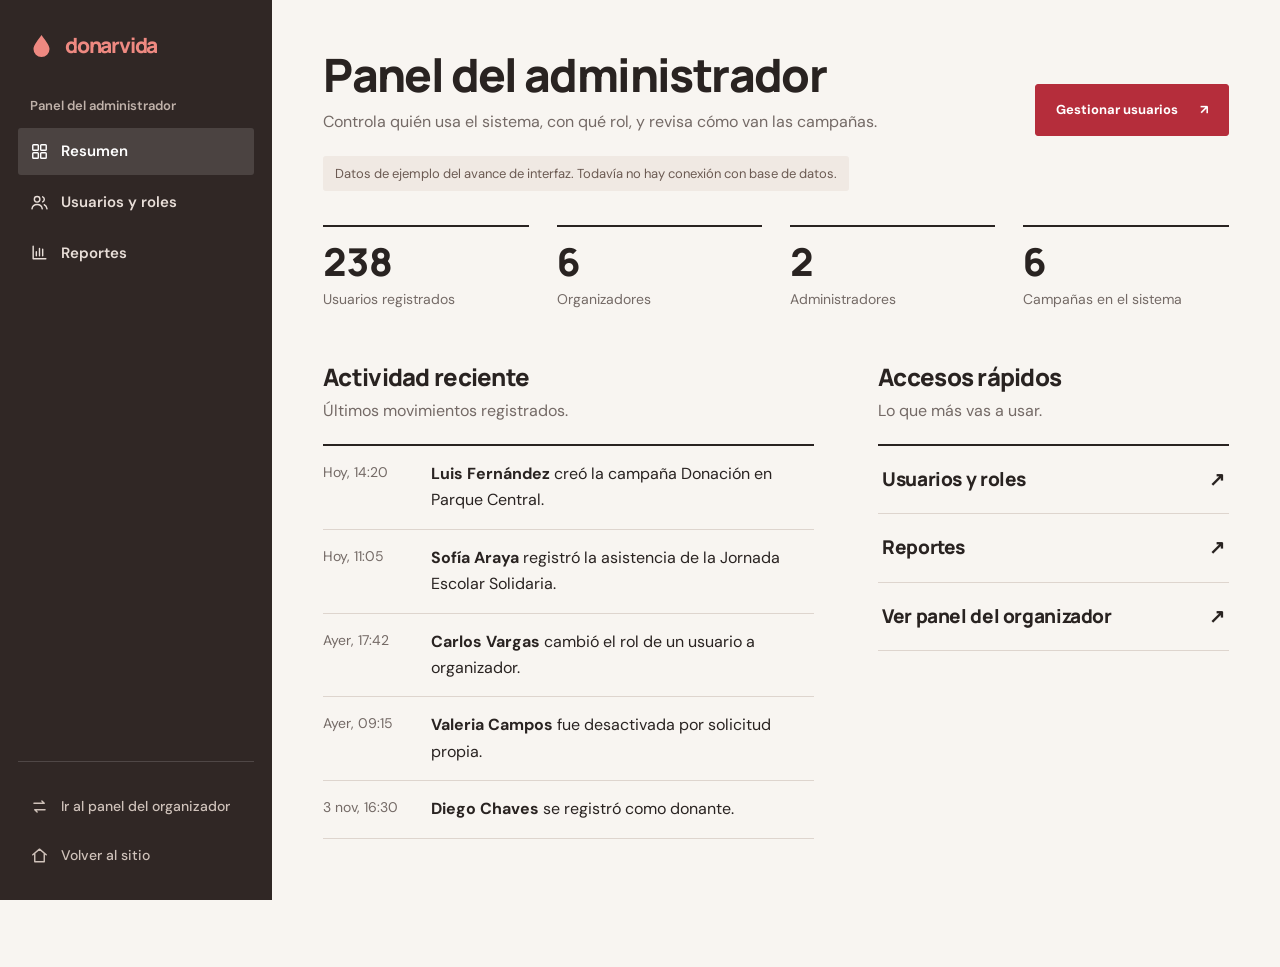
<file: modulo_inicio/admin.html>
<!DOCTYPE html>
<html lang="es">

<head>
    <meta charset="UTF-8">
    <meta name="viewport" content="width=device-width, initial-scale=1.0">
    <meta name="robots" content="noindex">
    <title>Panel del administrador | Donar Vida</title>

    <link rel="preconnect" href="https://fonts.googleapis.com">
    <link rel="preconnect" href="https://fonts.gstatic.com" crossorigin>
    <link href="https://fonts.googleapis.com/css2?family=DM+Sans:wght@400;500;600;700&family=Manrope:wght@400;500;600;700;800&display=swap" rel="stylesheet">
    <link href="https://cdn.jsdelivr.net/npm/bootstrap@5.3.8/dist/css/bootstrap.min.css" rel="stylesheet">
    <link rel="stylesheet" href="styles.css">
</head>

<body class="panel">
    <a class="saltar" href="#contenido">Saltar al contenido</a>

    <div class="shell">
        <aside class="side">
            <div class="side-top">
                <a class="side-brand" href="index.html" aria-label="Donar Vida, sitio público"><svg viewBox="0 0 32 32" aria-hidden="true"><path d="M16 3.5C12.5 9 6.5 15 6.5 20.2a9.5 9.5 0 0 0 19 0C25.5 15 19.5 9 16 3.5Z"/></svg><span>donar<span>vida</span></span></a>
                <button class="side-toggle d-lg-none" type="button" data-bs-toggle="collapse" data-bs-target="#menuPanel"
                    aria-controls="menuPanel" aria-expanded="false" aria-label="Abrir menú del panel"><svg width="22" height="22" viewBox="0 0 24 24" fill="none" stroke="currentColor" stroke-width="2" stroke-linecap="round" aria-hidden="true"><path d="M4 7h16M4 12h16M4 17h16"/></svg></button>
            </div>

            <div class="collapse d-lg-flex side-body" id="menuPanel">
                <p class="side-rol">Panel del administrador</p>
                <nav class="side-nav" aria-label="Panel del administrador">
<a class="side-link" href="admin.html" aria-current="page"><svg viewBox="0 0 24 24" fill="none" stroke="currentColor" stroke-width="1.8" stroke-linecap="round" stroke-linejoin="round" aria-hidden="true"><rect x="3.5" y="3.5" width="7" height="7" rx="1"/><rect x="13.5" y="3.5" width="7" height="7" rx="1"/><rect x="3.5" y="13.5" width="7" height="7" rx="1"/><rect x="13.5" y="13.5" width="7" height="7" rx="1"/></svg><span>Resumen</span></a>
<a class="side-link" href="usuarios.html"><svg viewBox="0 0 24 24" fill="none" stroke="currentColor" stroke-width="1.8" stroke-linecap="round" stroke-linejoin="round" aria-hidden="true"><circle cx="9" cy="8" r="3.5"/><path d="M2.5 20c.6-3.6 3.2-5.5 6.5-5.5s5.9 1.9 6.5 5.5M16 4.8a3.5 3.5 0 0 1 0 6.4M18 14.8c1.8.7 3 2.3 3.5 5.2"/></svg><span>Usuarios y roles</span></a>
<a class="side-link" href="reportes.html"><svg viewBox="0 0 24 24" fill="none" stroke="currentColor" stroke-width="1.8" stroke-linecap="round" stroke-linejoin="round" aria-hidden="true"><path d="M4 20V4M4 20h16M8 16v-5M12 16V7M16 16v-8"/></svg><span>Reportes</span></a>
                </nav>
                <div class="side-pie">
                    <a class="side-link" href="organizador.html"><svg viewBox="0 0 24 24" fill="none" stroke="currentColor" stroke-width="1.8" stroke-linecap="round" stroke-linejoin="round" aria-hidden="true"><path d="M5 8h13l-3-3M19 16H6l3 3"/></svg><span>Ir al panel del organizador</span></a>
                    <a class="side-link" href="index.html"><svg viewBox="0 0 24 24" fill="none" stroke="currentColor" stroke-width="1.8" stroke-linecap="round" stroke-linejoin="round" aria-hidden="true"><path d="M3.5 11L12 4l8.5 7M6 9.5V20h12V9.5"/></svg><span>Volver al sitio</span></a>
                </div>
            </div>
        </aside>

        <main class="main" id="contenido">
            <header class="cabecera">
                <div>
                    <h1>Panel del administrador</h1>
                    <p>Controla quién usa el sistema, con qué rol, y revisa cómo van las campañas.</p>
                </div>
                <a class="btn btn-primary-custom" href="usuarios.html">Gestionar usuarios <span aria-hidden="true">↗</span></a>
            </header>
            <p class="demo">Datos de ejemplo del avance de interfaz. Todavía no hay conexión con base de datos.</p>

            <ul class="cifras" aria-label="Resumen del sistema">
                <li><strong>238</strong><span>Usuarios registrados</span></li>
                <li><strong>6</strong><span>Organizadores</span></li>
                <li><strong>2</strong><span>Administradores</span></li>
                <li><strong>6</strong><span>Campañas en el sistema</span></li>
            </ul>

            <div class="dos-col">
                <section class="bloque" aria-labelledby="hAct">
                    <h2 id="hAct">Actividad reciente</h2>
                    <p class="bloque-desc">Últimos movimientos registrados.</p>
                    <ol class="actividad">
                        <li><time>Hoy, 14:20</time><span><strong>Luis Fernández</strong> creó la campaña Donación en Parque Central.</span></li>
                        <li><time>Hoy, 11:05</time><span><strong>Sofía Araya</strong> registró la asistencia de la Jornada Escolar Solidaria.</span></li>
                        <li><time>Ayer, 17:42</time><span><strong>Carlos Vargas</strong> cambió el rol de un usuario a organizador.</span></li>
                        <li><time>Ayer, 09:15</time><span><strong>Valeria Campos</strong> fue desactivada por solicitud propia.</span></li>
                        <li><time>3 nov, 16:30</time><span><strong>Diego Chaves</strong> se registró como donante.</span></li>
                    </ol>
                </section>

                <section class="bloque" aria-labelledby="hAtajos">
                    <h2 id="hAtajos">Accesos rápidos</h2>
                    <p class="bloque-desc">Lo que más vas a usar.</p>
                    <ul class="atajos">
                        <li><a href="usuarios.html">Usuarios y roles <span aria-hidden="true">↗</span></a></li>
                        <li><a href="reportes.html">Reportes <span aria-hidden="true">↗</span></a></li>
                        <li><a href="organizador.html">Ver panel del organizador <span aria-hidden="true">↗</span></a></li>
                    </ul>
                </section>
            </div>
        </main>
    </div>


    <div class="avisos" id="avisos" aria-live="polite"></div>

    <script src="https://cdn.jsdelivr.net/npm/bootstrap@5.3.8/dist/js/bootstrap.bundle.min.js"></script>
    <script src="admin.js"></script>
</body>

</html>
</file>
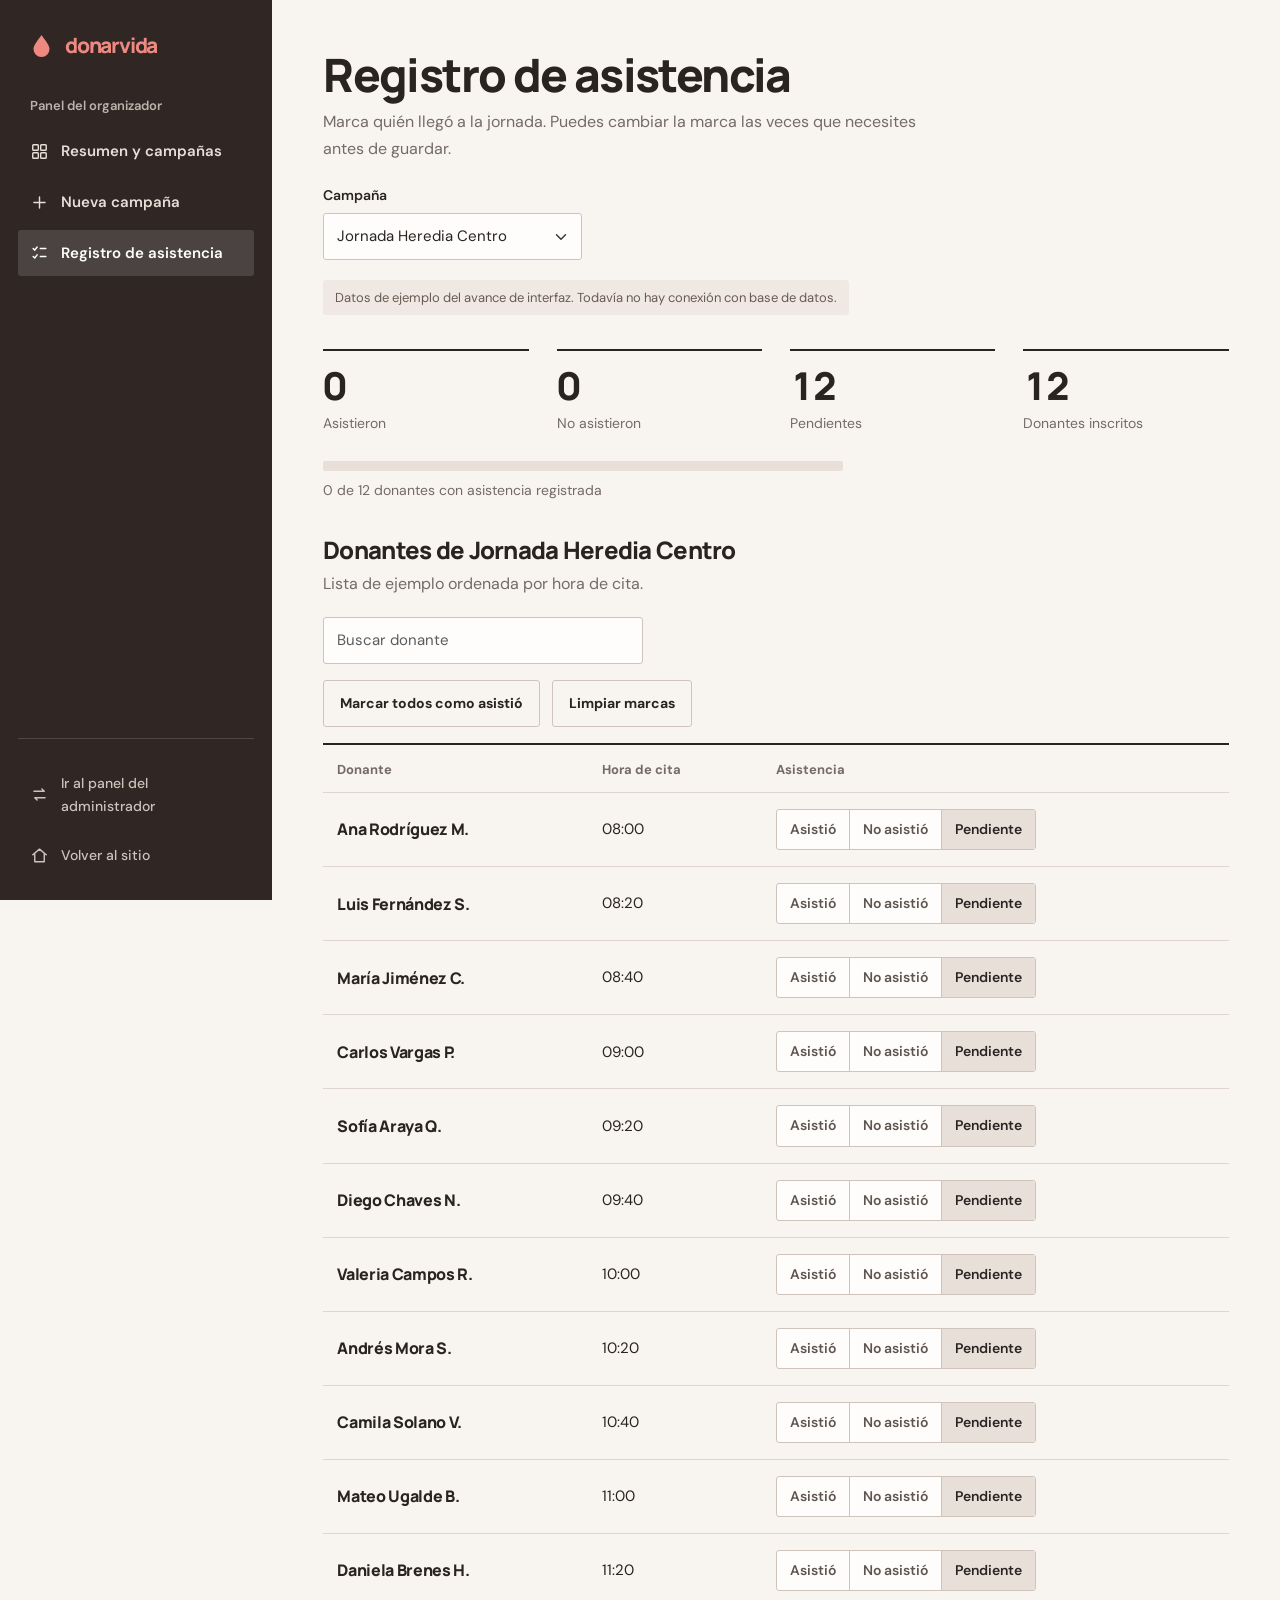
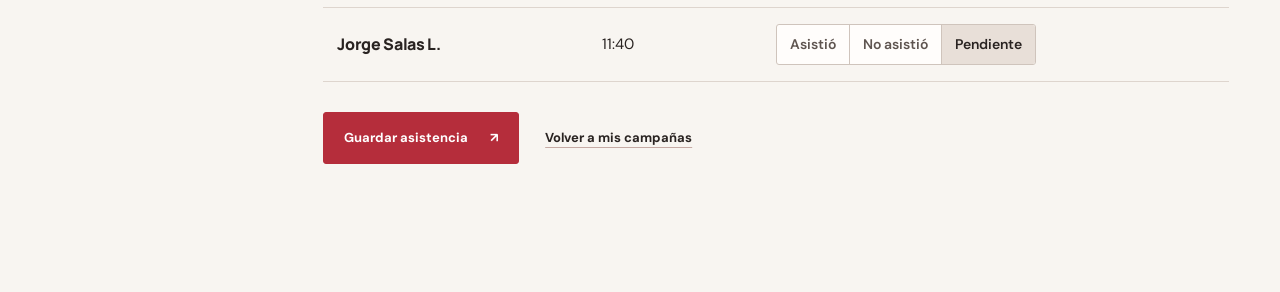
<file: modulo_inicio/asistencia.html>
<!DOCTYPE html>
<html lang="es">

<head>
    <meta charset="UTF-8">
    <meta name="viewport" content="width=device-width, initial-scale=1.0">
    <meta name="robots" content="noindex">
    <title>Registro de asistencia | Donar Vida</title>

    <link rel="preconnect" href="https://fonts.googleapis.com">
    <link rel="preconnect" href="https://fonts.gstatic.com" crossorigin>
    <link href="https://fonts.googleapis.com/css2?family=DM+Sans:wght@400;500;600;700&family=Manrope:wght@400;500;600;700;800&display=swap" rel="stylesheet">
    <link href="https://cdn.jsdelivr.net/npm/bootstrap@5.3.8/dist/css/bootstrap.min.css" rel="stylesheet">
    <link rel="stylesheet" href="styles.css">
</head>

<body class="panel">
    <a class="saltar" href="#contenido">Saltar al contenido</a>

    <div class="shell">
        <aside class="side">
            <div class="side-top">
                <a class="side-brand" href="index.html" aria-label="Donar Vida, sitio público"><svg viewBox="0 0 32 32" aria-hidden="true"><path d="M16 3.5C12.5 9 6.5 15 6.5 20.2a9.5 9.5 0 0 0 19 0C25.5 15 19.5 9 16 3.5Z"/></svg><span>donar<span>vida</span></span></a>
                <button class="side-toggle d-lg-none" type="button" data-bs-toggle="collapse" data-bs-target="#menuPanel"
                    aria-controls="menuPanel" aria-expanded="false" aria-label="Abrir menú del panel"><svg width="22" height="22" viewBox="0 0 24 24" fill="none" stroke="currentColor" stroke-width="2" stroke-linecap="round" aria-hidden="true"><path d="M4 7h16M4 12h16M4 17h16"/></svg></button>
            </div>

            <div class="collapse d-lg-flex side-body" id="menuPanel">
                <p class="side-rol">Panel del organizador</p>
                <nav class="side-nav" aria-label="Panel del organizador">
<a class="side-link" href="organizador.html"><svg viewBox="0 0 24 24" fill="none" stroke="currentColor" stroke-width="1.8" stroke-linecap="round" stroke-linejoin="round" aria-hidden="true"><rect x="3.5" y="3.5" width="7" height="7" rx="1"/><rect x="13.5" y="3.5" width="7" height="7" rx="1"/><rect x="3.5" y="13.5" width="7" height="7" rx="1"/><rect x="13.5" y="13.5" width="7" height="7" rx="1"/></svg><span>Resumen y campañas</span></a>
<a class="side-link" href="campana-form.html"><svg viewBox="0 0 24 24" fill="none" stroke="currentColor" stroke-width="1.8" stroke-linecap="round" stroke-linejoin="round" aria-hidden="true"><path d="M12 5v14M5 12h14"/></svg><span>Nueva campaña</span></a>
<a class="side-link" href="asistencia.html" aria-current="page"><svg viewBox="0 0 24 24" fill="none" stroke="currentColor" stroke-width="1.8" stroke-linecap="round" stroke-linejoin="round" aria-hidden="true"><path d="M4 7l2 2 3-4M4 17l2 2 3-4M13 7h7M13 17h7"/></svg><span>Registro de asistencia</span></a>
                </nav>
                <div class="side-pie">
                    <a class="side-link" href="admin.html"><svg viewBox="0 0 24 24" fill="none" stroke="currentColor" stroke-width="1.8" stroke-linecap="round" stroke-linejoin="round" aria-hidden="true"><path d="M5 8h13l-3-3M19 16H6l3 3"/></svg><span>Ir al panel del administrador</span></a>
                    <a class="side-link" href="index.html"><svg viewBox="0 0 24 24" fill="none" stroke="currentColor" stroke-width="1.8" stroke-linecap="round" stroke-linejoin="round" aria-hidden="true"><path d="M3.5 11L12 4l8.5 7M6 9.5V20h12V9.5"/></svg><span>Volver al sitio</span></a>
                </div>
            </div>
        </aside>

        <main class="main" id="contenido">
            <header class="cabecera">
                <div>
                    <h1>Registro de asistencia</h1>
                    <p>Marca quién llegó a la jornada. Puedes cambiar la marca las veces que necesites antes de guardar.</p>
                </div>
                <div>
                    <label class="form-label" for="selCampana">Campaña</label>
                    <select class="form-select" id="selCampana">
                        <option>Jornada Heredia Centro</option>
                        <option>Campaña Universitaria de Otoño</option>
                        <option>Jornada Escolar Solidaria</option>
                    </select>
                </div>
            </header>
            <p class="demo">Datos de ejemplo del avance de interfaz. Todavía no hay conexión con base de datos.</p>

            <ul class="cifras" aria-label="Resumen de asistencia">
                <li><strong id="cAsistio">0</strong><span>Asistieron</span></li>
                <li><strong id="cNo">0</strong><span>No asistieron</span></li>
                <li><strong id="cPend">0</strong><span>Pendientes</span></li>
                <li><strong>12</strong><span>Donantes inscritos</span></li>
            </ul>
            <div class="progreso">
                <div class="pista ok" role="presentation"><i id="barraProgreso" style="width:0%"></i></div>
                <p id="textoProgreso">0 de 12 donantes con asistencia registrada</p>
            </div>

            <section class="bloque" aria-labelledby="hLista">
                <h2 id="hLista">Donantes de <span id="nombreCampana">Jornada Heredia Centro</span></h2>
                <p class="bloque-desc">Lista de ejemplo ordenada por hora de cita.</p>

                <div class="filtros">
                    <input class="form-control" type="search" placeholder="Buscar donante" aria-label="Buscar donante" data-filtra="#tablaAsistencia">
                </div>
                <div class="herramientas no-print">
                    <button class="btn-secundario" type="button" id="marcarTodos">Marcar todos como asistió</button>
                    <button class="btn-secundario" type="button" id="limpiarTodos">Limpiar marcas</button>
                </div>

                <div class="tabla-wrap">
                    <table class="tabla" id="tablaAsistencia" data-tabla>
                        <thead>
                            <tr><th scope="col">Donante</th><th scope="col">Hora de cita</th><th scope="col">Asistencia</th></tr>
                        </thead>
                        <tbody>
                        <tr data-fila data-buscar="Ana Rodríguez M.">
                            <td><span class="nombre">Ana Rodríguez M.</span></td>
                            <td>08:00</td>
                            <td>
                                <div class="seg" role="radiogroup" aria-label="Asistencia de Ana Rodríguez M.">
                                    <input type="radio" name="as0" id="as0-a" value="asistio"><label class="op-asistio" for="as0-a">Asistió</label>
                                    <input type="radio" name="as0" id="as0-n" value="no"><label class="op-no" for="as0-n">No asistió</label>
                                    <input type="radio" name="as0" id="as0-p" value="pend" checked><label class="op-pend" for="as0-p">Pendiente</label>
                                </div>
                            </td>
                        </tr>
                        <tr data-fila data-buscar="Luis Fernández S.">
                            <td><span class="nombre">Luis Fernández S.</span></td>
                            <td>08:20</td>
                            <td>
                                <div class="seg" role="radiogroup" aria-label="Asistencia de Luis Fernández S.">
                                    <input type="radio" name="as1" id="as1-a" value="asistio"><label class="op-asistio" for="as1-a">Asistió</label>
                                    <input type="radio" name="as1" id="as1-n" value="no"><label class="op-no" for="as1-n">No asistió</label>
                                    <input type="radio" name="as1" id="as1-p" value="pend" checked><label class="op-pend" for="as1-p">Pendiente</label>
                                </div>
                            </td>
                        </tr>
                        <tr data-fila data-buscar="María Jiménez C.">
                            <td><span class="nombre">María Jiménez C.</span></td>
                            <td>08:40</td>
                            <td>
                                <div class="seg" role="radiogroup" aria-label="Asistencia de María Jiménez C.">
                                    <input type="radio" name="as2" id="as2-a" value="asistio"><label class="op-asistio" for="as2-a">Asistió</label>
                                    <input type="radio" name="as2" id="as2-n" value="no"><label class="op-no" for="as2-n">No asistió</label>
                                    <input type="radio" name="as2" id="as2-p" value="pend" checked><label class="op-pend" for="as2-p">Pendiente</label>
                                </div>
                            </td>
                        </tr>
                        <tr data-fila data-buscar="Carlos Vargas P.">
                            <td><span class="nombre">Carlos Vargas P.</span></td>
                            <td>09:00</td>
                            <td>
                                <div class="seg" role="radiogroup" aria-label="Asistencia de Carlos Vargas P.">
                                    <input type="radio" name="as3" id="as3-a" value="asistio"><label class="op-asistio" for="as3-a">Asistió</label>
                                    <input type="radio" name="as3" id="as3-n" value="no"><label class="op-no" for="as3-n">No asistió</label>
                                    <input type="radio" name="as3" id="as3-p" value="pend" checked><label class="op-pend" for="as3-p">Pendiente</label>
                                </div>
                            </td>
                        </tr>
                        <tr data-fila data-buscar="Sofía Araya Q.">
                            <td><span class="nombre">Sofía Araya Q.</span></td>
                            <td>09:20</td>
                            <td>
                                <div class="seg" role="radiogroup" aria-label="Asistencia de Sofía Araya Q.">
                                    <input type="radio" name="as4" id="as4-a" value="asistio"><label class="op-asistio" for="as4-a">Asistió</label>
                                    <input type="radio" name="as4" id="as4-n" value="no"><label class="op-no" for="as4-n">No asistió</label>
                                    <input type="radio" name="as4" id="as4-p" value="pend" checked><label class="op-pend" for="as4-p">Pendiente</label>
                                </div>
                            </td>
                        </tr>
                        <tr data-fila data-buscar="Diego Chaves N.">
                            <td><span class="nombre">Diego Chaves N.</span></td>
                            <td>09:40</td>
                            <td>
                                <div class="seg" role="radiogroup" aria-label="Asistencia de Diego Chaves N.">
                                    <input type="radio" name="as5" id="as5-a" value="asistio"><label class="op-asistio" for="as5-a">Asistió</label>
                                    <input type="radio" name="as5" id="as5-n" value="no"><label class="op-no" for="as5-n">No asistió</label>
                                    <input type="radio" name="as5" id="as5-p" value="pend" checked><label class="op-pend" for="as5-p">Pendiente</label>
                                </div>
                            </td>
                        </tr>
                        <tr data-fila data-buscar="Valeria Campos R.">
                            <td><span class="nombre">Valeria Campos R.</span></td>
                            <td>10:00</td>
                            <td>
                                <div class="seg" role="radiogroup" aria-label="Asistencia de Valeria Campos R.">
                                    <input type="radio" name="as6" id="as6-a" value="asistio"><label class="op-asistio" for="as6-a">Asistió</label>
                                    <input type="radio" name="as6" id="as6-n" value="no"><label class="op-no" for="as6-n">No asistió</label>
                                    <input type="radio" name="as6" id="as6-p" value="pend" checked><label class="op-pend" for="as6-p">Pendiente</label>
                                </div>
                            </td>
                        </tr>
                        <tr data-fila data-buscar="Andrés Mora S.">
                            <td><span class="nombre">Andrés Mora S.</span></td>
                            <td>10:20</td>
                            <td>
                                <div class="seg" role="radiogroup" aria-label="Asistencia de Andrés Mora S.">
                                    <input type="radio" name="as7" id="as7-a" value="asistio"><label class="op-asistio" for="as7-a">Asistió</label>
                                    <input type="radio" name="as7" id="as7-n" value="no"><label class="op-no" for="as7-n">No asistió</label>
                                    <input type="radio" name="as7" id="as7-p" value="pend" checked><label class="op-pend" for="as7-p">Pendiente</label>
                                </div>
                            </td>
                        </tr>
                        <tr data-fila data-buscar="Camila Solano V.">
                            <td><span class="nombre">Camila Solano V.</span></td>
                            <td>10:40</td>
                            <td>
                                <div class="seg" role="radiogroup" aria-label="Asistencia de Camila Solano V.">
                                    <input type="radio" name="as8" id="as8-a" value="asistio"><label class="op-asistio" for="as8-a">Asistió</label>
                                    <input type="radio" name="as8" id="as8-n" value="no"><label class="op-no" for="as8-n">No asistió</label>
                                    <input type="radio" name="as8" id="as8-p" value="pend" checked><label class="op-pend" for="as8-p">Pendiente</label>
                                </div>
                            </td>
                        </tr>
                        <tr data-fila data-buscar="Mateo Ugalde B.">
                            <td><span class="nombre">Mateo Ugalde B.</span></td>
                            <td>11:00</td>
                            <td>
                                <div class="seg" role="radiogroup" aria-label="Asistencia de Mateo Ugalde B.">
                                    <input type="radio" name="as9" id="as9-a" value="asistio"><label class="op-asistio" for="as9-a">Asistió</label>
                                    <input type="radio" name="as9" id="as9-n" value="no"><label class="op-no" for="as9-n">No asistió</label>
                                    <input type="radio" name="as9" id="as9-p" value="pend" checked><label class="op-pend" for="as9-p">Pendiente</label>
                                </div>
                            </td>
                        </tr>
                        <tr data-fila data-buscar="Daniela Brenes H.">
                            <td><span class="nombre">Daniela Brenes H.</span></td>
                            <td>11:20</td>
                            <td>
                                <div class="seg" role="radiogroup" aria-label="Asistencia de Daniela Brenes H.">
                                    <input type="radio" name="as10" id="as10-a" value="asistio"><label class="op-asistio" for="as10-a">Asistió</label>
                                    <input type="radio" name="as10" id="as10-n" value="no"><label class="op-no" for="as10-n">No asistió</label>
                                    <input type="radio" name="as10" id="as10-p" value="pend" checked><label class="op-pend" for="as10-p">Pendiente</label>
                                </div>
                            </td>
                        </tr>
                        <tr data-fila data-buscar="Jorge Salas L.">
                            <td><span class="nombre">Jorge Salas L.</span></td>
                            <td>11:40</td>
                            <td>
                                <div class="seg" role="radiogroup" aria-label="Asistencia de Jorge Salas L.">
                                    <input type="radio" name="as11" id="as11-a" value="asistio"><label class="op-asistio" for="as11-a">Asistió</label>
                                    <input type="radio" name="as11" id="as11-n" value="no"><label class="op-no" for="as11-n">No asistió</label>
                                    <input type="radio" name="as11" id="as11-p" value="pend" checked><label class="op-pend" for="as11-p">Pendiente</label>
                                </div>
                            </td>
                        </tr>
                            <tr class="fila-vacia" hidden><td colspan="3">Ningún donante coincide con la búsqueda.</td></tr>
                        </tbody>
                    </table>
                </div>

                <div class="form-acciones">
                    <button class="btn btn-primary-custom" type="button" id="guardarAsistencia">Guardar asistencia <span aria-hidden="true">↗</span></button>
                    <a class="text-link" href="organizador.html">Volver a mis campañas</a>
                </div>
            </section>
        </main>
    </div>


    <div class="avisos" id="avisos" aria-live="polite"></div>

    <script src="https://cdn.jsdelivr.net/npm/bootstrap@5.3.8/dist/js/bootstrap.bundle.min.js"></script>
    <script src="admin.js"></script>
</body>

</html>
</file>
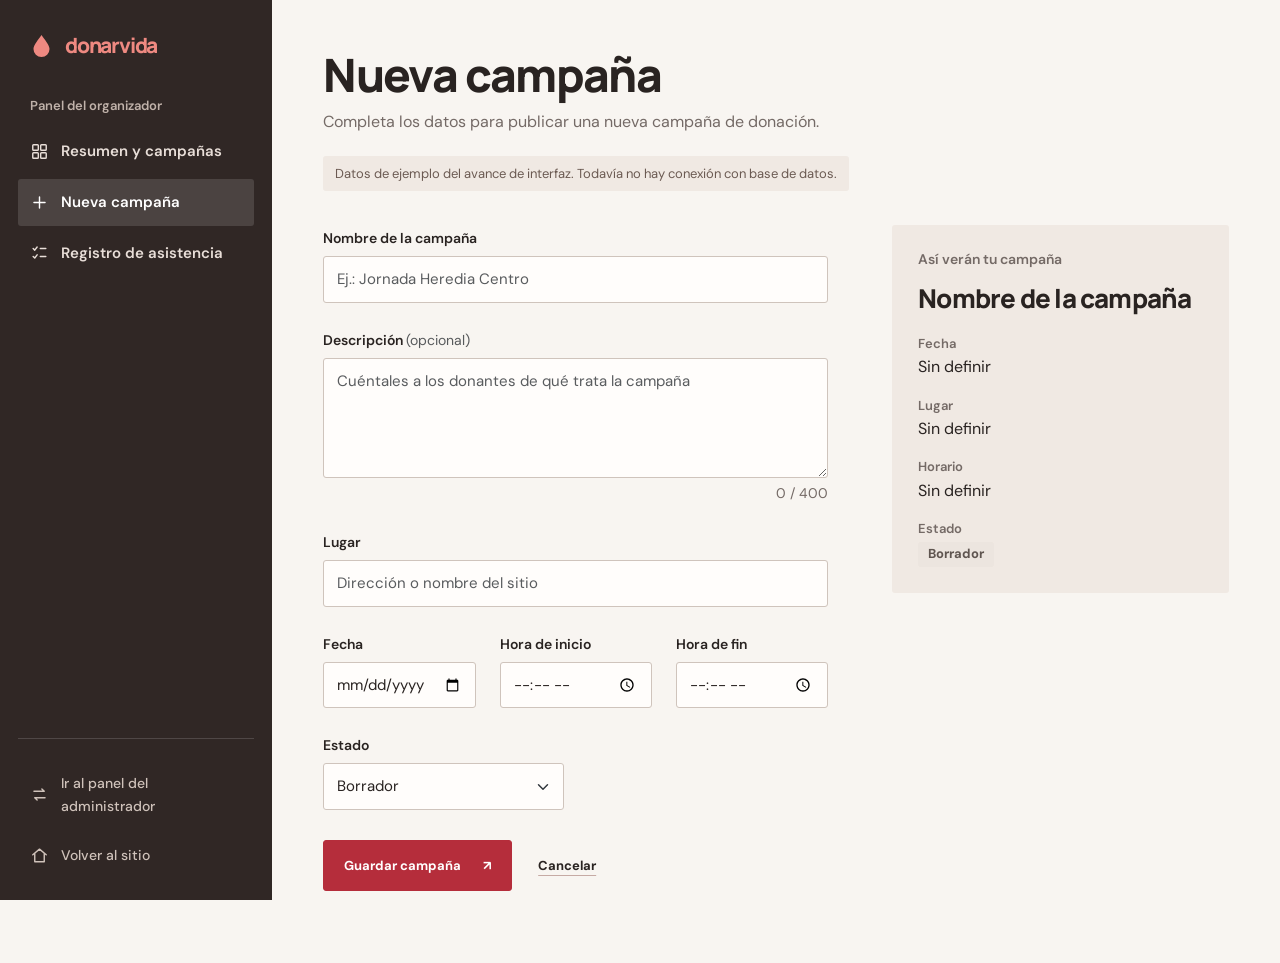
<file: modulo_inicio/campana-form.html>
<!DOCTYPE html>
<html lang="es">

<head>
    <meta charset="UTF-8">
    <meta name="viewport" content="width=device-width, initial-scale=1.0">
    <meta name="robots" content="noindex">
    <title>Crear o editar campaña | Donar Vida</title>

    <link rel="preconnect" href="https://fonts.googleapis.com">
    <link rel="preconnect" href="https://fonts.gstatic.com" crossorigin>
    <link href="https://fonts.googleapis.com/css2?family=DM+Sans:wght@400;500;600;700&family=Manrope:wght@400;500;600;700;800&display=swap" rel="stylesheet">
    <link href="https://cdn.jsdelivr.net/npm/bootstrap@5.3.8/dist/css/bootstrap.min.css" rel="stylesheet">
    <link rel="stylesheet" href="styles.css">
</head>

<body class="panel">
    <a class="saltar" href="#contenido">Saltar al contenido</a>

    <div class="shell">
        <aside class="side">
            <div class="side-top">
                <a class="side-brand" href="index.html" aria-label="Donar Vida, sitio público"><svg viewBox="0 0 32 32" aria-hidden="true"><path d="M16 3.5C12.5 9 6.5 15 6.5 20.2a9.5 9.5 0 0 0 19 0C25.5 15 19.5 9 16 3.5Z"/></svg><span>donar<span>vida</span></span></a>
                <button class="side-toggle d-lg-none" type="button" data-bs-toggle="collapse" data-bs-target="#menuPanel"
                    aria-controls="menuPanel" aria-expanded="false" aria-label="Abrir menú del panel"><svg width="22" height="22" viewBox="0 0 24 24" fill="none" stroke="currentColor" stroke-width="2" stroke-linecap="round" aria-hidden="true"><path d="M4 7h16M4 12h16M4 17h16"/></svg></button>
            </div>

            <div class="collapse d-lg-flex side-body" id="menuPanel">
                <p class="side-rol">Panel del organizador</p>
                <nav class="side-nav" aria-label="Panel del organizador">
<a class="side-link" href="organizador.html"><svg viewBox="0 0 24 24" fill="none" stroke="currentColor" stroke-width="1.8" stroke-linecap="round" stroke-linejoin="round" aria-hidden="true"><rect x="3.5" y="3.5" width="7" height="7" rx="1"/><rect x="13.5" y="3.5" width="7" height="7" rx="1"/><rect x="3.5" y="13.5" width="7" height="7" rx="1"/><rect x="13.5" y="13.5" width="7" height="7" rx="1"/></svg><span>Resumen y campañas</span></a>
<a class="side-link" href="campana-form.html" aria-current="page"><svg viewBox="0 0 24 24" fill="none" stroke="currentColor" stroke-width="1.8" stroke-linecap="round" stroke-linejoin="round" aria-hidden="true"><path d="M12 5v14M5 12h14"/></svg><span>Nueva campaña</span></a>
<a class="side-link" href="asistencia.html"><svg viewBox="0 0 24 24" fill="none" stroke="currentColor" stroke-width="1.8" stroke-linecap="round" stroke-linejoin="round" aria-hidden="true"><path d="M4 7l2 2 3-4M4 17l2 2 3-4M13 7h7M13 17h7"/></svg><span>Registro de asistencia</span></a>
                </nav>
                <div class="side-pie">
                    <a class="side-link" href="admin.html"><svg viewBox="0 0 24 24" fill="none" stroke="currentColor" stroke-width="1.8" stroke-linecap="round" stroke-linejoin="round" aria-hidden="true"><path d="M5 8h13l-3-3M19 16H6l3 3"/></svg><span>Ir al panel del administrador</span></a>
                    <a class="side-link" href="index.html"><svg viewBox="0 0 24 24" fill="none" stroke="currentColor" stroke-width="1.8" stroke-linecap="round" stroke-linejoin="round" aria-hidden="true"><path d="M3.5 11L12 4l8.5 7M6 9.5V20h12V9.5"/></svg><span>Volver al sitio</span></a>
                </div>
            </div>
        </aside>

        <main class="main" id="contenido">
            <header class="cabecera">
                <div>
                    <h1 id="tituloForm">Nueva campaña</h1>
                    <p id="descForm">Completa los datos para publicar una nueva campaña de donación.</p>
                </div>
            </header>
            <p class="demo">Datos de ejemplo del avance de interfaz. Todavía no hay conexión con base de datos.</p>

            <div class="form-grid">
                <form id="formCampana" class="needs-validation" novalidate data-ok="Campaña creada (simulado).">
                    <div class="row g-4">
                        <div class="col-12">
                            <label class="form-label" for="nombre">Nombre de la campaña</label>
                            <input class="form-control" id="nombre" name="nombre" type="text" required minlength="5" maxlength="80"
                                placeholder="Ej.: Jornada Heredia Centro">
                            <div class="invalid-feedback">Escribe un nombre de al menos 5 caracteres.</div>
                        </div>
                        <div class="col-12">
                            <label class="form-label" for="descripcion">Descripción <span class="text-muted fw-normal">(opcional)</span></label>
                            <textarea class="form-control" id="descripcion" name="descripcion" maxlength="400"
                                placeholder="Cuéntales a los donantes de qué trata la campaña"></textarea>
                            <div class="form-text text-end" id="contador" aria-hidden="true">0 / 400</div>
                        </div>
                        <div class="col-12">
                            <label class="form-label" for="lugar">Lugar</label>
                            <input class="form-control" id="lugar" name="lugar" type="text" required maxlength="120"
                                placeholder="Dirección o nombre del sitio">
                            <div class="invalid-feedback">Indica dónde será la campaña.</div>
                        </div>
                        <div class="col-md-4">
                            <label class="form-label" for="fecha">Fecha</label>
                            <input class="form-control" id="fecha" name="fecha" type="date" required>
                            <div class="invalid-feedback">Elige una fecha que no haya pasado.</div>
                        </div>
                        <div class="col-6 col-md-4">
                            <label class="form-label" for="inicio">Hora de inicio</label>
                            <input class="form-control" id="inicio" name="inicio" type="time" required>
                            <div class="invalid-feedback">Indica la hora de inicio.</div>
                        </div>
                        <div class="col-6 col-md-4">
                            <label class="form-label" for="fin">Hora de fin</label>
                            <input class="form-control" id="fin" name="fin" type="time" required>
                            <div class="invalid-feedback">La hora de fin debe ser posterior a la de inicio.</div>
                        </div>
                        <div class="col-md-6">
                            <label class="form-label" for="estado">Estado</label>
                            <select class="form-select" id="estado" name="estado">
                                <option value="borrador">Borrador</option>
                                <option value="activa">Activa</option>
                                <option value="finalizada">Finalizada</option>
                                <option value="cancelada">Cancelada</option>
                            </select>
                        </div>
                    </div>

                    <div class="form-acciones">
                        <button class="btn btn-primary-custom" type="submit" id="btnGuardar">Guardar campaña <span aria-hidden="true">↗</span></button>
                        <a class="text-link" href="organizador.html">Cancelar</a>
                    </div>
                </form>

                <aside class="vista" aria-label="Vista previa de la campaña">
                    <h2>Así verán tu campaña</h2>
                    <p class="vista-nombre" id="vNombre">Nombre de la campaña</p>
                    <dl>
                        <div><dt>Fecha</dt><dd id="vFecha">Sin definir</dd></div>
                        <div><dt>Lugar</dt><dd id="vLugar">Sin definir</dd></div>
                        <div><dt>Horario</dt><dd id="vHorario">Sin definir</dd></div>
                        <div><dt>Estado</dt><dd><span class="chip chip-borrador" id="vEstado">Borrador</span></dd></div>
                    </dl>
                </aside>
            </div>
        </main>
    </div>


    <div class="avisos" id="avisos" aria-live="polite"></div>

    <script src="https://cdn.jsdelivr.net/npm/bootstrap@5.3.8/dist/js/bootstrap.bundle.min.js"></script>
    <script src="admin.js"></script>
</body>

</html>
</file>
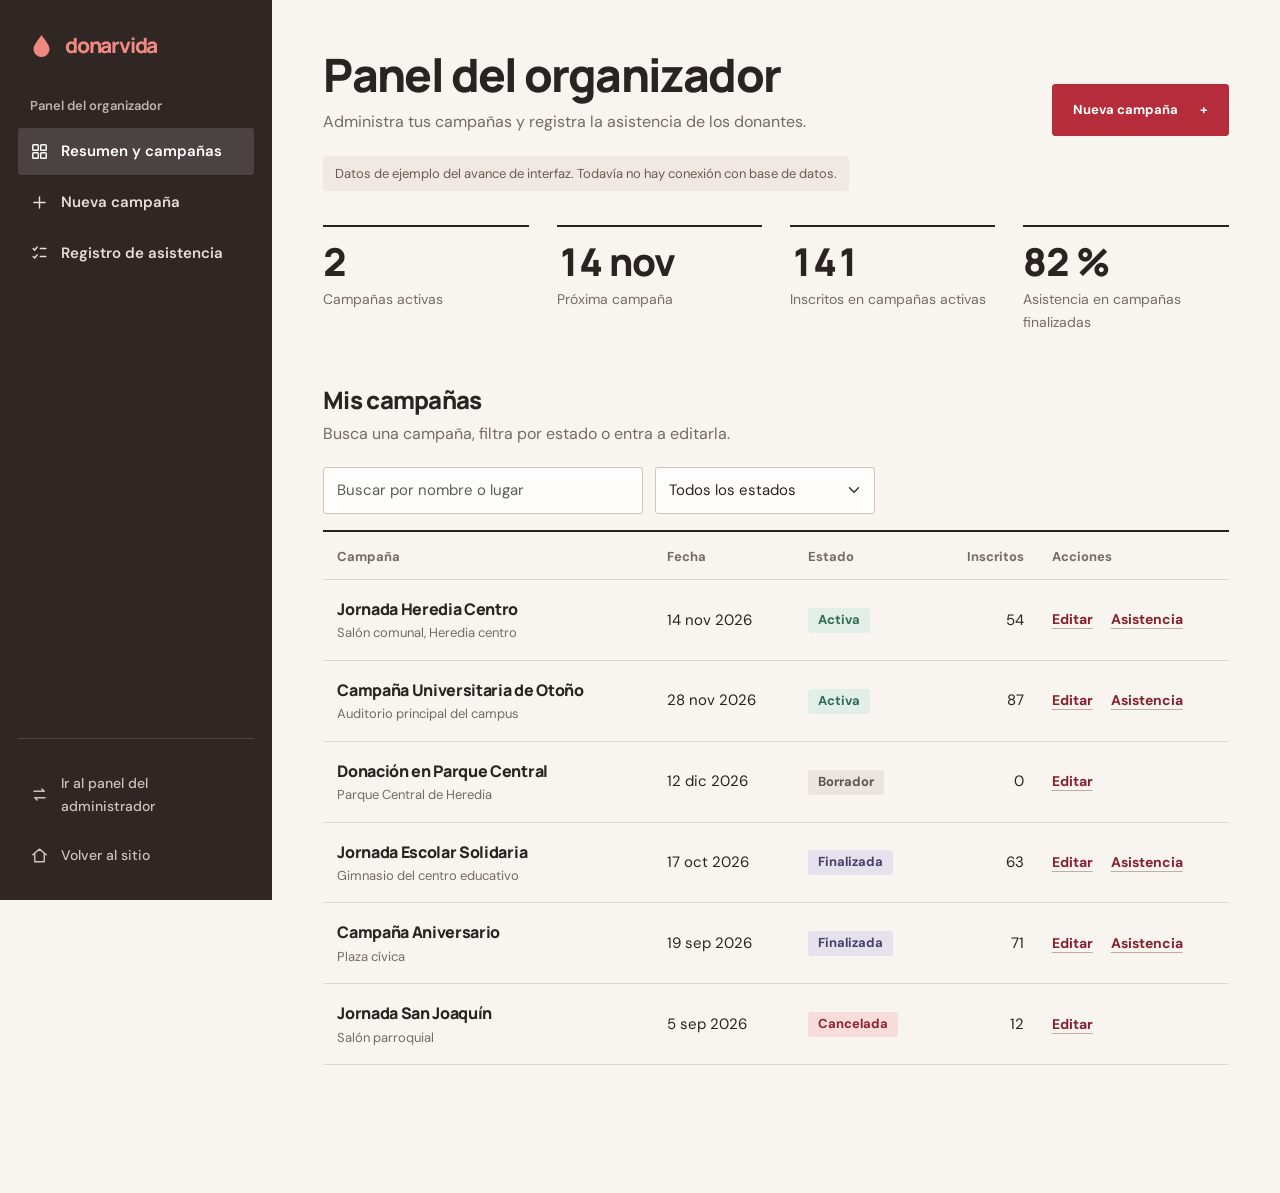
<file: modulo_inicio/organizador.html>
<!DOCTYPE html>
<html lang="es">

<head>
    <meta charset="UTF-8">
    <meta name="viewport" content="width=device-width, initial-scale=1.0">
    <meta name="robots" content="noindex">
    <title>Panel del organizador | Donar Vida</title>

    <link rel="preconnect" href="https://fonts.googleapis.com">
    <link rel="preconnect" href="https://fonts.gstatic.com" crossorigin>
    <link href="https://fonts.googleapis.com/css2?family=DM+Sans:wght@400;500;600;700&family=Manrope:wght@400;500;600;700;800&display=swap" rel="stylesheet">
    <link href="https://cdn.jsdelivr.net/npm/bootstrap@5.3.8/dist/css/bootstrap.min.css" rel="stylesheet">
    <link rel="stylesheet" href="styles.css">
</head>

<body class="panel">
    <a class="saltar" href="#contenido">Saltar al contenido</a>

    <div class="shell">
        <aside class="side">
            <div class="side-top">
                <a class="side-brand" href="index.html" aria-label="Donar Vida, sitio público"><svg viewBox="0 0 32 32" aria-hidden="true"><path d="M16 3.5C12.5 9 6.5 15 6.5 20.2a9.5 9.5 0 0 0 19 0C25.5 15 19.5 9 16 3.5Z"/></svg><span>donar<span>vida</span></span></a>
                <button class="side-toggle d-lg-none" type="button" data-bs-toggle="collapse" data-bs-target="#menuPanel"
                    aria-controls="menuPanel" aria-expanded="false" aria-label="Abrir menú del panel"><svg width="22" height="22" viewBox="0 0 24 24" fill="none" stroke="currentColor" stroke-width="2" stroke-linecap="round" aria-hidden="true"><path d="M4 7h16M4 12h16M4 17h16"/></svg></button>
            </div>

            <div class="collapse d-lg-flex side-body" id="menuPanel">
                <p class="side-rol">Panel del organizador</p>
                <nav class="side-nav" aria-label="Panel del organizador">
<a class="side-link" href="organizador.html" aria-current="page"><svg viewBox="0 0 24 24" fill="none" stroke="currentColor" stroke-width="1.8" stroke-linecap="round" stroke-linejoin="round" aria-hidden="true"><rect x="3.5" y="3.5" width="7" height="7" rx="1"/><rect x="13.5" y="3.5" width="7" height="7" rx="1"/><rect x="3.5" y="13.5" width="7" height="7" rx="1"/><rect x="13.5" y="13.5" width="7" height="7" rx="1"/></svg><span>Resumen y campañas</span></a>
<a class="side-link" href="campana-form.html"><svg viewBox="0 0 24 24" fill="none" stroke="currentColor" stroke-width="1.8" stroke-linecap="round" stroke-linejoin="round" aria-hidden="true"><path d="M12 5v14M5 12h14"/></svg><span>Nueva campaña</span></a>
<a class="side-link" href="asistencia.html"><svg viewBox="0 0 24 24" fill="none" stroke="currentColor" stroke-width="1.8" stroke-linecap="round" stroke-linejoin="round" aria-hidden="true"><path d="M4 7l2 2 3-4M4 17l2 2 3-4M13 7h7M13 17h7"/></svg><span>Registro de asistencia</span></a>
                </nav>
                <div class="side-pie">
                    <a class="side-link" href="admin.html"><svg viewBox="0 0 24 24" fill="none" stroke="currentColor" stroke-width="1.8" stroke-linecap="round" stroke-linejoin="round" aria-hidden="true"><path d="M5 8h13l-3-3M19 16H6l3 3"/></svg><span>Ir al panel del administrador</span></a>
                    <a class="side-link" href="index.html"><svg viewBox="0 0 24 24" fill="none" stroke="currentColor" stroke-width="1.8" stroke-linecap="round" stroke-linejoin="round" aria-hidden="true"><path d="M3.5 11L12 4l8.5 7M6 9.5V20h12V9.5"/></svg><span>Volver al sitio</span></a>
                </div>
            </div>
        </aside>

        <main class="main" id="contenido">
            <header class="cabecera">
                <div>
                    <h1>Panel del organizador</h1>
                    <p>Administra tus campañas y registra la asistencia de los donantes.</p>
                </div>
                <a class="btn btn-primary-custom" href="campana-form.html">Nueva campaña <span aria-hidden="true">+</span></a>
            </header>
            <p class="demo">Datos de ejemplo del avance de interfaz. Todavía no hay conexión con base de datos.</p>

            <ul class="cifras" aria-label="Resumen de tus campañas">
                <li><strong>2</strong><span>Campañas activas</span></li>
                <li><strong>14 nov</strong><span>Próxima campaña</span></li>
                <li><strong>141</strong><span>Inscritos en campañas activas</span></li>
                <li><strong>82 %</strong><span>Asistencia en campañas finalizadas</span></li>
            </ul>

            <section class="bloque" aria-labelledby="hCampanas">
                <h2 id="hCampanas">Mis campañas</h2>
                <p class="bloque-desc">Busca una campaña, filtra por estado o entra a editarla.</p>

                <div class="filtros">
                    <input class="form-control" type="search" placeholder="Buscar por nombre o lugar"
                        aria-label="Buscar campañas" data-filtra="#tablaCampanas">
                    <select class="form-select" aria-label="Filtrar por estado" data-filtra="#tablaCampanas" data-attr="estado">
                        <option value="">Todos los estados</option>
                        <option value="activa">Activas</option>
                        <option value="borrador">Borradores</option>
                        <option value="finalizada">Finalizadas</option>
                        <option value="cancelada">Canceladas</option>
                    </select>
                </div>

                <div class="tabla-wrap">
                    <table class="tabla" id="tablaCampanas" data-tabla>
                        <thead>
                            <tr><th scope="col">Campaña</th><th scope="col">Fecha</th><th scope="col">Estado</th><th scope="col" class="num">Inscritos</th><th scope="col">Acciones</th></tr>
                        </thead>
                        <tbody>
                        <tr data-fila data-estado="activa" data-buscar="Jornada Heredia Centro Salón comunal, Heredia centro">
                            <td><span class="nombre">Jornada Heredia Centro</span><span class="sub">Salón comunal, Heredia centro</span></td>
                            <td>14 nov 2026</td>
                            <td><span class="chip chip-activa">Activa</span></td>
                            <td class="num">54</td>
                            <td><div class="acciones"><a href="campana-form.html?id=1">Editar</a><a href="asistencia.html">Asistencia</a></div></td>
                        </tr>
                        <tr data-fila data-estado="activa" data-buscar="Campaña Universitaria de Otoño Auditorio principal del campus">
                            <td><span class="nombre">Campaña Universitaria de Otoño</span><span class="sub">Auditorio principal del campus</span></td>
                            <td>28 nov 2026</td>
                            <td><span class="chip chip-activa">Activa</span></td>
                            <td class="num">87</td>
                            <td><div class="acciones"><a href="campana-form.html?id=2">Editar</a><a href="asistencia.html">Asistencia</a></div></td>
                        </tr>
                        <tr data-fila data-estado="borrador" data-buscar="Donación en Parque Central Parque Central de Heredia">
                            <td><span class="nombre">Donación en Parque Central</span><span class="sub">Parque Central de Heredia</span></td>
                            <td>12 dic 2026</td>
                            <td><span class="chip chip-borrador">Borrador</span></td>
                            <td class="num">0</td>
                            <td><div class="acciones"><a href="campana-form.html?id=3">Editar</a></div></td>
                        </tr>
                        <tr data-fila data-estado="finalizada" data-buscar="Jornada Escolar Solidaria Gimnasio del centro educativo">
                            <td><span class="nombre">Jornada Escolar Solidaria</span><span class="sub">Gimnasio del centro educativo</span></td>
                            <td>17 oct 2026</td>
                            <td><span class="chip chip-finalizada">Finalizada</span></td>
                            <td class="num">63</td>
                            <td><div class="acciones"><a href="campana-form.html?id=4">Editar</a><a href="asistencia.html">Asistencia</a></div></td>
                        </tr>
                        <tr data-fila data-estado="finalizada" data-buscar="Campaña Aniversario Plaza cívica">
                            <td><span class="nombre">Campaña Aniversario</span><span class="sub">Plaza cívica</span></td>
                            <td>19 sep 2026</td>
                            <td><span class="chip chip-finalizada">Finalizada</span></td>
                            <td class="num">71</td>
                            <td><div class="acciones"><a href="campana-form.html?id=5">Editar</a><a href="asistencia.html">Asistencia</a></div></td>
                        </tr>
                        <tr data-fila data-estado="cancelada" data-buscar="Jornada San Joaquín Salón parroquial">
                            <td><span class="nombre">Jornada San Joaquín</span><span class="sub">Salón parroquial</span></td>
                            <td>5 sep 2026</td>
                            <td><span class="chip chip-cancelada">Cancelada</span></td>
                            <td class="num">12</td>
                            <td><div class="acciones"><a href="campana-form.html?id=6">Editar</a></div></td>
                        </tr>
                            <tr class="fila-vacia" hidden><td colspan="5">Ninguna campaña coincide con la búsqueda.</td></tr>
                        </tbody>
                    </table>
                </div>
            </section>
        </main>
    </div>


    <div class="avisos" id="avisos" aria-live="polite"></div>

    <script src="https://cdn.jsdelivr.net/npm/bootstrap@5.3.8/dist/js/bootstrap.bundle.min.js"></script>
    <script src="admin.js"></script>
</body>

</html>
</file>
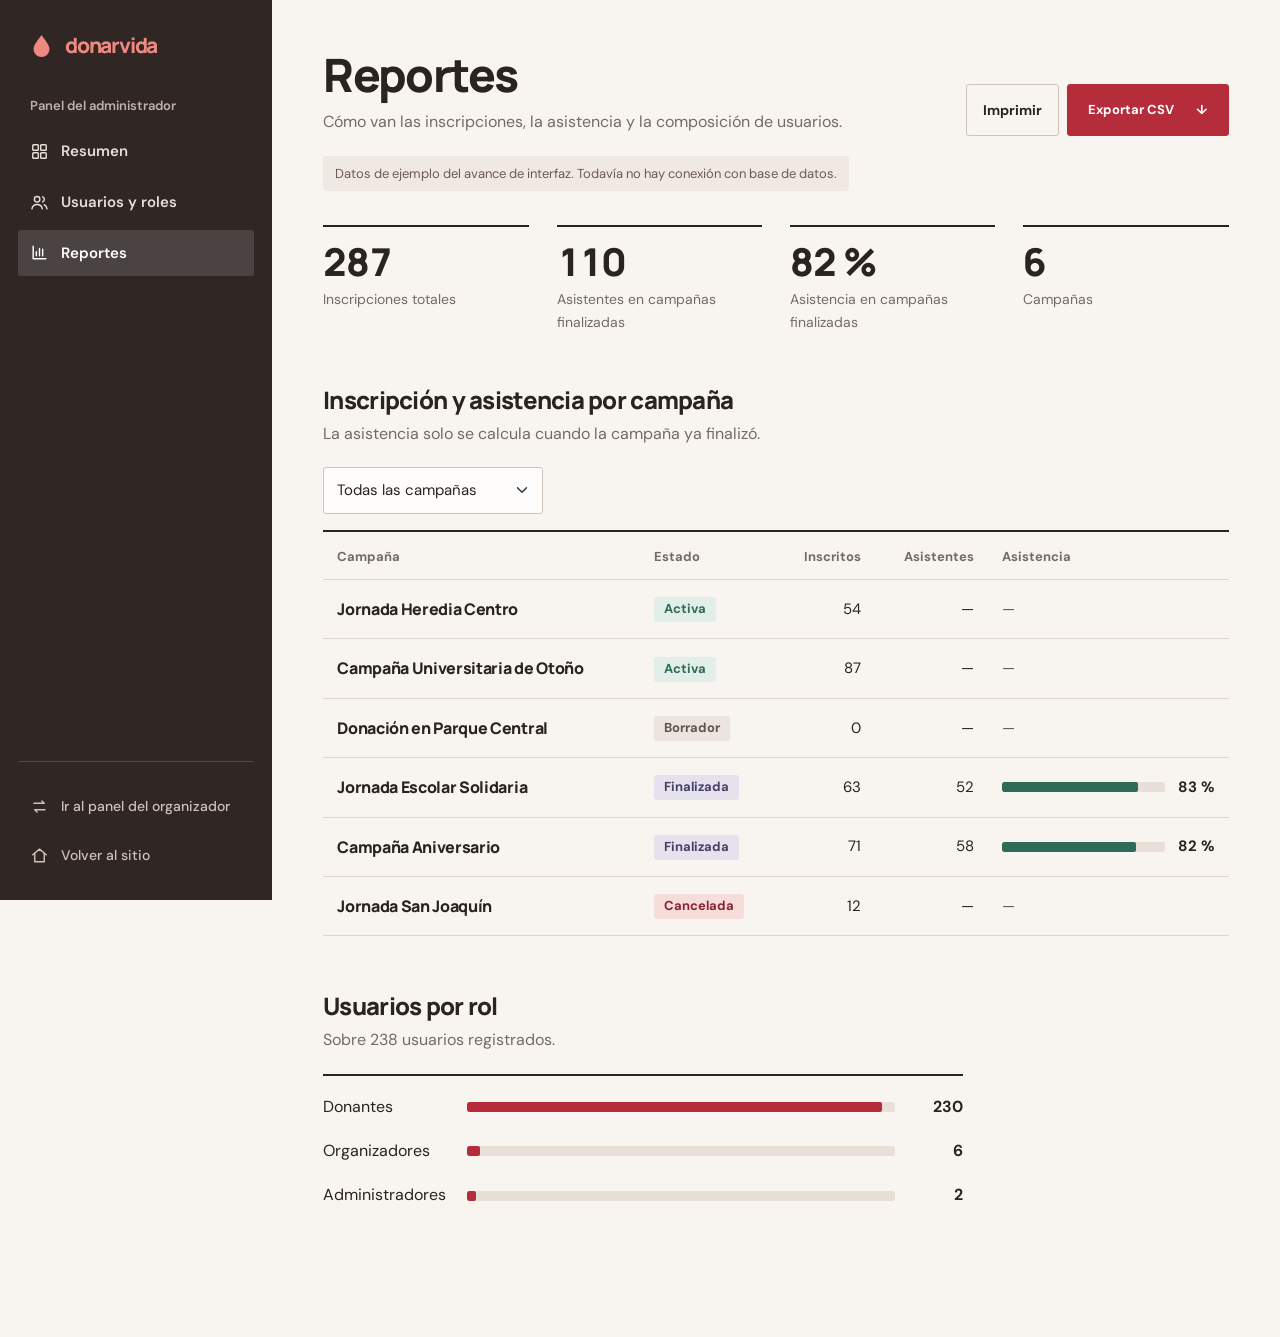
<file: modulo_inicio/reportes.html>
<!DOCTYPE html>
<html lang="es">

<head>
    <meta charset="UTF-8">
    <meta name="viewport" content="width=device-width, initial-scale=1.0">
    <meta name="robots" content="noindex">
    <title>Reportes | Donar Vida</title>

    <link rel="preconnect" href="https://fonts.googleapis.com">
    <link rel="preconnect" href="https://fonts.gstatic.com" crossorigin>
    <link href="https://fonts.googleapis.com/css2?family=DM+Sans:wght@400;500;600;700&family=Manrope:wght@400;500;600;700;800&display=swap" rel="stylesheet">
    <link href="https://cdn.jsdelivr.net/npm/bootstrap@5.3.8/dist/css/bootstrap.min.css" rel="stylesheet">
    <link rel="stylesheet" href="styles.css">
</head>

<body class="panel">
    <a class="saltar" href="#contenido">Saltar al contenido</a>

    <div class="shell">
        <aside class="side">
            <div class="side-top">
                <a class="side-brand" href="index.html" aria-label="Donar Vida, sitio público"><svg viewBox="0 0 32 32" aria-hidden="true"><path d="M16 3.5C12.5 9 6.5 15 6.5 20.2a9.5 9.5 0 0 0 19 0C25.5 15 19.5 9 16 3.5Z"/></svg><span>donar<span>vida</span></span></a>
                <button class="side-toggle d-lg-none" type="button" data-bs-toggle="collapse" data-bs-target="#menuPanel"
                    aria-controls="menuPanel" aria-expanded="false" aria-label="Abrir menú del panel"><svg width="22" height="22" viewBox="0 0 24 24" fill="none" stroke="currentColor" stroke-width="2" stroke-linecap="round" aria-hidden="true"><path d="M4 7h16M4 12h16M4 17h16"/></svg></button>
            </div>

            <div class="collapse d-lg-flex side-body" id="menuPanel">
                <p class="side-rol">Panel del administrador</p>
                <nav class="side-nav" aria-label="Panel del administrador">
<a class="side-link" href="admin.html"><svg viewBox="0 0 24 24" fill="none" stroke="currentColor" stroke-width="1.8" stroke-linecap="round" stroke-linejoin="round" aria-hidden="true"><rect x="3.5" y="3.5" width="7" height="7" rx="1"/><rect x="13.5" y="3.5" width="7" height="7" rx="1"/><rect x="3.5" y="13.5" width="7" height="7" rx="1"/><rect x="13.5" y="13.5" width="7" height="7" rx="1"/></svg><span>Resumen</span></a>
<a class="side-link" href="usuarios.html"><svg viewBox="0 0 24 24" fill="none" stroke="currentColor" stroke-width="1.8" stroke-linecap="round" stroke-linejoin="round" aria-hidden="true"><circle cx="9" cy="8" r="3.5"/><path d="M2.5 20c.6-3.6 3.2-5.5 6.5-5.5s5.9 1.9 6.5 5.5M16 4.8a3.5 3.5 0 0 1 0 6.4M18 14.8c1.8.7 3 2.3 3.5 5.2"/></svg><span>Usuarios y roles</span></a>
<a class="side-link" href="reportes.html" aria-current="page"><svg viewBox="0 0 24 24" fill="none" stroke="currentColor" stroke-width="1.8" stroke-linecap="round" stroke-linejoin="round" aria-hidden="true"><path d="M4 20V4M4 20h16M8 16v-5M12 16V7M16 16v-8"/></svg><span>Reportes</span></a>
                </nav>
                <div class="side-pie">
                    <a class="side-link" href="organizador.html"><svg viewBox="0 0 24 24" fill="none" stroke="currentColor" stroke-width="1.8" stroke-linecap="round" stroke-linejoin="round" aria-hidden="true"><path d="M5 8h13l-3-3M19 16H6l3 3"/></svg><span>Ir al panel del organizador</span></a>
                    <a class="side-link" href="index.html"><svg viewBox="0 0 24 24" fill="none" stroke="currentColor" stroke-width="1.8" stroke-linecap="round" stroke-linejoin="round" aria-hidden="true"><path d="M3.5 11L12 4l8.5 7M6 9.5V20h12V9.5"/></svg><span>Volver al sitio</span></a>
                </div>
            </div>
        </aside>

        <main class="main" id="contenido">
            <header class="cabecera">
                <div>
                    <h1>Reportes</h1>
                    <p>Cómo van las inscripciones, la asistencia y la composición de usuarios.</p>
                </div>
                <div class="d-flex flex-wrap gap-2 no-print">
                    <button class="btn-secundario" type="button" id="imprimir">Imprimir</button>
                    <button class="btn btn-primary-custom" type="button" id="exportarCsv">Exportar CSV <span aria-hidden="true">↓</span></button>
                </div>
            </header>
            <p class="demo">Datos de ejemplo del avance de interfaz. Todavía no hay conexión con base de datos.</p>

            <ul class="cifras" aria-label="Resumen de reportes">
                <li><strong>287</strong><span>Inscripciones totales</span></li>
                <li><strong>110</strong><span>Asistentes en campañas finalizadas</span></li>
                <li><strong>82 %</strong><span>Asistencia en campañas finalizadas</span></li>
                <li><strong>6</strong><span>Campañas</span></li>
            </ul>

            <section class="bloque" aria-labelledby="hRepC">
                <h2 id="hRepC">Inscripción y asistencia por campaña</h2>
                <p class="bloque-desc">La asistencia solo se calcula cuando la campaña ya finalizó.</p>

                <div class="filtros">
                    <select class="form-select" aria-label="Filtrar por estado" data-filtra="#tablaReporte" data-attr="estado">
                        <option value="">Todas las campañas</option>
                        <option value="activa">Activas</option>
                        <option value="finalizada">Finalizadas</option>
                        <option value="borrador">Borradores</option>
                        <option value="cancelada">Canceladas</option>
                    </select>
                </div>

                <div class="tabla-wrap">
                    <table class="tabla" id="tablaReporte" data-tabla>
                        <thead>
                            <tr><th scope="col">Campaña</th><th scope="col">Estado</th><th scope="col" class="num">Inscritos</th><th scope="col" class="num">Asistentes</th><th scope="col">Asistencia</th></tr>
                        </thead>
                        <tbody>
                        <tr data-fila data-estado="activa">
                            <td><span class="nombre">Jornada Heredia Centro</span></td>
                            <td><span class="chip chip-activa">Activa</span></td>
                            <td class="num">54</td>
                            <td class="num">—</td>
                            <td><span class="text-muted">—</span></td>
                        </tr>
                        <tr data-fila data-estado="activa">
                            <td><span class="nombre">Campaña Universitaria de Otoño</span></td>
                            <td><span class="chip chip-activa">Activa</span></td>
                            <td class="num">87</td>
                            <td class="num">—</td>
                            <td><span class="text-muted">—</span></td>
                        </tr>
                        <tr data-fila data-estado="borrador">
                            <td><span class="nombre">Donación en Parque Central</span></td>
                            <td><span class="chip chip-borrador">Borrador</span></td>
                            <td class="num">0</td>
                            <td class="num">—</td>
                            <td><span class="text-muted">—</span></td>
                        </tr>
                        <tr data-fila data-estado="finalizada">
                            <td><span class="nombre">Jornada Escolar Solidaria</span></td>
                            <td><span class="chip chip-finalizada">Finalizada</span></td>
                            <td class="num">63</td>
                            <td class="num">52</td>
                            <td><div class="celda-barra"><div class="pista ok" role="presentation"><i style="width:83%"></i></div><b>83 %</b></div></td>
                        </tr>
                        <tr data-fila data-estado="finalizada">
                            <td><span class="nombre">Campaña Aniversario</span></td>
                            <td><span class="chip chip-finalizada">Finalizada</span></td>
                            <td class="num">71</td>
                            <td class="num">58</td>
                            <td><div class="celda-barra"><div class="pista ok" role="presentation"><i style="width:82%"></i></div><b>82 %</b></div></td>
                        </tr>
                        <tr data-fila data-estado="cancelada">
                            <td><span class="nombre">Jornada San Joaquín</span></td>
                            <td><span class="chip chip-cancelada">Cancelada</span></td>
                            <td class="num">12</td>
                            <td class="num">—</td>
                            <td><span class="text-muted">—</span></td>
                        </tr>
                            <tr class="fila-vacia" hidden><td colspan="5">Ninguna campaña coincide con el filtro.</td></tr>
                        </tbody>
                    </table>
                </div>
            </section>

            <section class="bloque" aria-labelledby="hRepU">
                <h2 id="hRepU">Usuarios por rol</h2>
                <p class="bloque-desc">Sobre 238 usuarios registrados.</p>
                <ul class="barras">
                    <li><span>Donantes</span><div class="pista" role="presentation"><i style="width:97%"></i></div><b>230</b></li>
                    <li><span>Organizadores</span><div class="pista" role="presentation"><i style="width:3%"></i></div><b>6</b></li>
                    <li><span>Administradores</span><div class="pista" role="presentation"><i style="width:2%"></i></div><b>2</b></li>
                </ul>
            </section>
        </main>
    </div>


    <div class="avisos" id="avisos" aria-live="polite"></div>

    <script src="https://cdn.jsdelivr.net/npm/bootstrap@5.3.8/dist/js/bootstrap.bundle.min.js"></script>
    <script src="admin.js"></script>
</body>

</html>
</file>
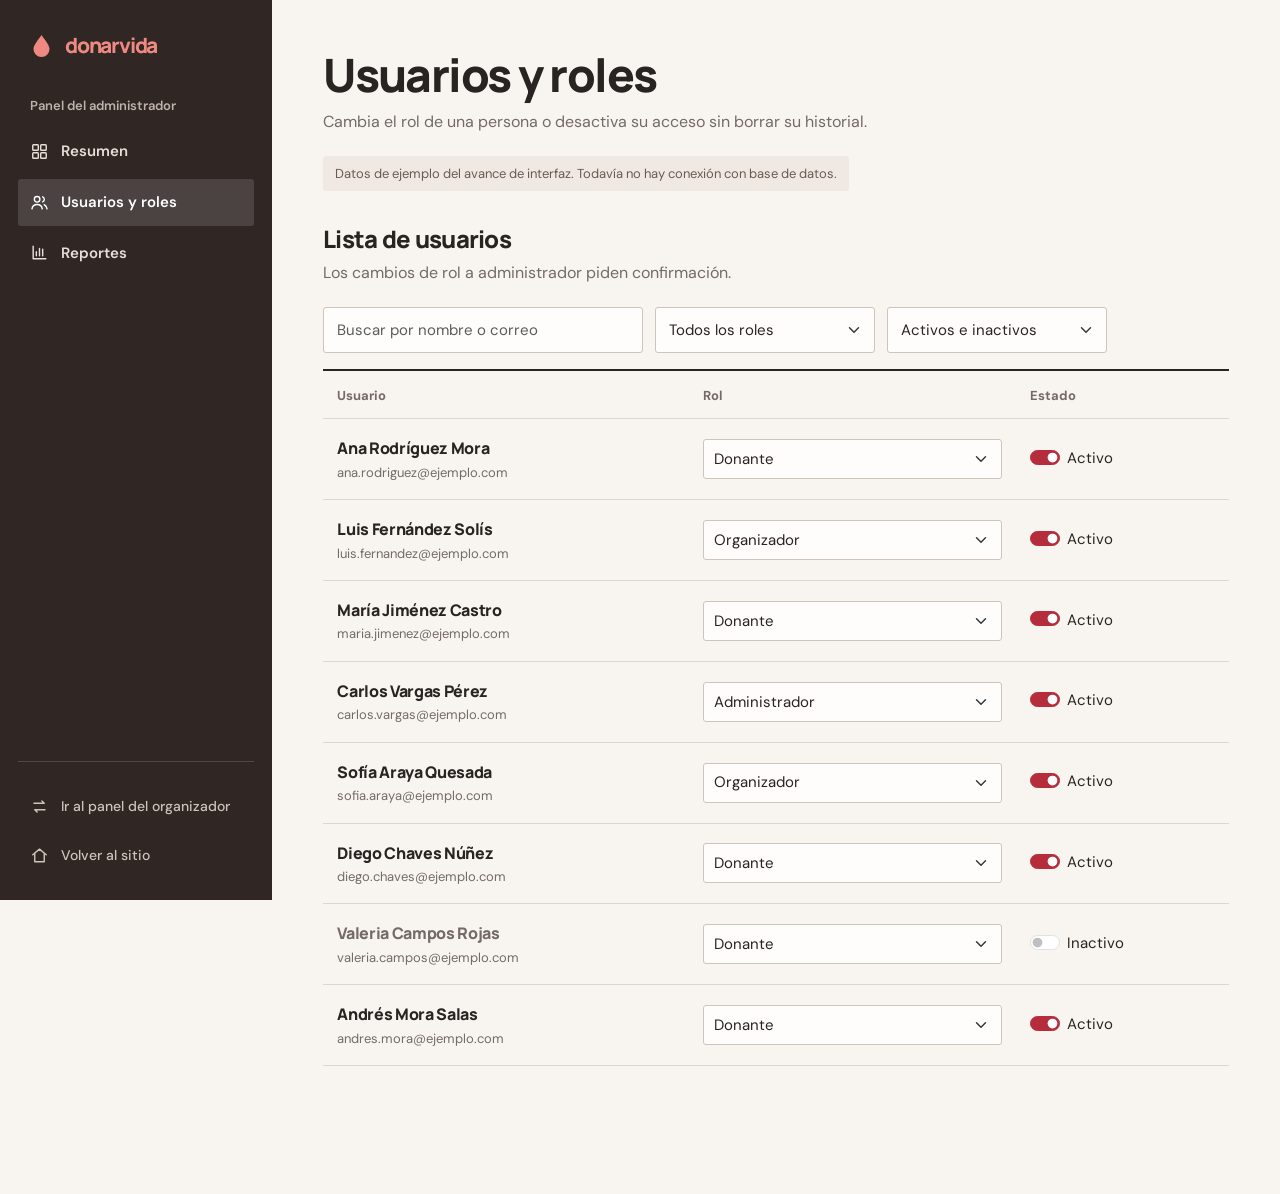
<file: modulo_inicio/usuarios.html>
<!DOCTYPE html>
<html lang="es">

<head>
    <meta charset="UTF-8">
    <meta name="viewport" content="width=device-width, initial-scale=1.0">
    <meta name="robots" content="noindex">
    <title>Usuarios y roles | Donar Vida</title>

    <link rel="preconnect" href="https://fonts.googleapis.com">
    <link rel="preconnect" href="https://fonts.gstatic.com" crossorigin>
    <link href="https://fonts.googleapis.com/css2?family=DM+Sans:wght@400;500;600;700&family=Manrope:wght@400;500;600;700;800&display=swap" rel="stylesheet">
    <link href="https://cdn.jsdelivr.net/npm/bootstrap@5.3.8/dist/css/bootstrap.min.css" rel="stylesheet">
    <link rel="stylesheet" href="styles.css">
</head>

<body class="panel">
    <a class="saltar" href="#contenido">Saltar al contenido</a>

    <div class="shell">
        <aside class="side">
            <div class="side-top">
                <a class="side-brand" href="index.html" aria-label="Donar Vida, sitio público"><svg viewBox="0 0 32 32" aria-hidden="true"><path d="M16 3.5C12.5 9 6.5 15 6.5 20.2a9.5 9.5 0 0 0 19 0C25.5 15 19.5 9 16 3.5Z"/></svg><span>donar<span>vida</span></span></a>
                <button class="side-toggle d-lg-none" type="button" data-bs-toggle="collapse" data-bs-target="#menuPanel"
                    aria-controls="menuPanel" aria-expanded="false" aria-label="Abrir menú del panel"><svg width="22" height="22" viewBox="0 0 24 24" fill="none" stroke="currentColor" stroke-width="2" stroke-linecap="round" aria-hidden="true"><path d="M4 7h16M4 12h16M4 17h16"/></svg></button>
            </div>

            <div class="collapse d-lg-flex side-body" id="menuPanel">
                <p class="side-rol">Panel del administrador</p>
                <nav class="side-nav" aria-label="Panel del administrador">
<a class="side-link" href="admin.html"><svg viewBox="0 0 24 24" fill="none" stroke="currentColor" stroke-width="1.8" stroke-linecap="round" stroke-linejoin="round" aria-hidden="true"><rect x="3.5" y="3.5" width="7" height="7" rx="1"/><rect x="13.5" y="3.5" width="7" height="7" rx="1"/><rect x="3.5" y="13.5" width="7" height="7" rx="1"/><rect x="13.5" y="13.5" width="7" height="7" rx="1"/></svg><span>Resumen</span></a>
<a class="side-link" href="usuarios.html" aria-current="page"><svg viewBox="0 0 24 24" fill="none" stroke="currentColor" stroke-width="1.8" stroke-linecap="round" stroke-linejoin="round" aria-hidden="true"><circle cx="9" cy="8" r="3.5"/><path d="M2.5 20c.6-3.6 3.2-5.5 6.5-5.5s5.9 1.9 6.5 5.5M16 4.8a3.5 3.5 0 0 1 0 6.4M18 14.8c1.8.7 3 2.3 3.5 5.2"/></svg><span>Usuarios y roles</span></a>
<a class="side-link" href="reportes.html"><svg viewBox="0 0 24 24" fill="none" stroke="currentColor" stroke-width="1.8" stroke-linecap="round" stroke-linejoin="round" aria-hidden="true"><path d="M4 20V4M4 20h16M8 16v-5M12 16V7M16 16v-8"/></svg><span>Reportes</span></a>
                </nav>
                <div class="side-pie">
                    <a class="side-link" href="organizador.html"><svg viewBox="0 0 24 24" fill="none" stroke="currentColor" stroke-width="1.8" stroke-linecap="round" stroke-linejoin="round" aria-hidden="true"><path d="M5 8h13l-3-3M19 16H6l3 3"/></svg><span>Ir al panel del organizador</span></a>
                    <a class="side-link" href="index.html"><svg viewBox="0 0 24 24" fill="none" stroke="currentColor" stroke-width="1.8" stroke-linecap="round" stroke-linejoin="round" aria-hidden="true"><path d="M3.5 11L12 4l8.5 7M6 9.5V20h12V9.5"/></svg><span>Volver al sitio</span></a>
                </div>
            </div>
        </aside>

        <main class="main" id="contenido">
            <header class="cabecera">
                <div>
                    <h1>Usuarios y roles</h1>
                    <p>Cambia el rol de una persona o desactiva su acceso sin borrar su historial.</p>
                </div>
            </header>
            <p class="demo">Datos de ejemplo del avance de interfaz. Todavía no hay conexión con base de datos.</p>

            <section class="bloque" aria-labelledby="hUsr">
                <h2 id="hUsr">Lista de usuarios</h2>
                <p class="bloque-desc">Los cambios de rol a administrador piden confirmación.</p>

                <div class="filtros">
                    <input class="form-control" type="search" placeholder="Buscar por nombre o correo" aria-label="Buscar usuarios" data-filtra="#tablaUsuarios">
                    <select class="form-select" aria-label="Filtrar por rol" data-filtra="#tablaUsuarios" data-attr="rol">
                        <option value="">Todos los roles</option>
                        <option value="donante">Donantes</option>
                        <option value="organizador">Organizadores</option>
                        <option value="administrador">Administradores</option>
                    </select>
                    <select class="form-select" aria-label="Filtrar por estado" data-filtra="#tablaUsuarios" data-attr="estado">
                        <option value="">Activos e inactivos</option>
                        <option value="activo">Solo activos</option>
                        <option value="inactivo">Solo inactivos</option>
                    </select>
                </div>

                <div class="tabla-wrap">
                    <table class="tabla" id="tablaUsuarios" data-tabla>
                        <thead>
                            <tr><th scope="col">Usuario</th><th scope="col">Rol</th><th scope="col">Estado</th></tr>
                        </thead>
                        <tbody>
                        <tr data-fila data-rol="donante" data-estado="activo" data-buscar="Ana Rodríguez Mora ana.rodriguez@ejemplo.com">
                            <td><span class="nombre">Ana Rodríguez Mora</span><span class="sub">ana.rodriguez@ejemplo.com</span></td>
                            <td><select class="form-select rol-select" aria-label="Rol de Ana Rodríguez Mora" data-nombre="Ana Rodríguez Mora"><option value="donante" selected>Donante</option><option value="organizador">Organizador</option><option value="administrador">Administrador</option></select></td>
                            <td>
                                <div class="form-check form-switch">
                                    <input class="form-check-input estado-switch" type="checkbox" role="switch" id="sw0" checked aria-label="Usuario activo: Ana Rodríguez Mora">
                                    <label class="form-check-label estado-texto" for="sw0">Activo</label>
                                </div>
                            </td>
                        </tr>
                        <tr data-fila data-rol="organizador" data-estado="activo" data-buscar="Luis Fernández Solís luis.fernandez@ejemplo.com">
                            <td><span class="nombre">Luis Fernández Solís</span><span class="sub">luis.fernandez@ejemplo.com</span></td>
                            <td><select class="form-select rol-select" aria-label="Rol de Luis Fernández Solís" data-nombre="Luis Fernández Solís"><option value="donante">Donante</option><option value="organizador" selected>Organizador</option><option value="administrador">Administrador</option></select></td>
                            <td>
                                <div class="form-check form-switch">
                                    <input class="form-check-input estado-switch" type="checkbox" role="switch" id="sw1" checked aria-label="Usuario activo: Luis Fernández Solís">
                                    <label class="form-check-label estado-texto" for="sw1">Activo</label>
                                </div>
                            </td>
                        </tr>
                        <tr data-fila data-rol="donante" data-estado="activo" data-buscar="María Jiménez Castro maria.jimenez@ejemplo.com">
                            <td><span class="nombre">María Jiménez Castro</span><span class="sub">maria.jimenez@ejemplo.com</span></td>
                            <td><select class="form-select rol-select" aria-label="Rol de María Jiménez Castro" data-nombre="María Jiménez Castro"><option value="donante" selected>Donante</option><option value="organizador">Organizador</option><option value="administrador">Administrador</option></select></td>
                            <td>
                                <div class="form-check form-switch">
                                    <input class="form-check-input estado-switch" type="checkbox" role="switch" id="sw2" checked aria-label="Usuario activo: María Jiménez Castro">
                                    <label class="form-check-label estado-texto" for="sw2">Activo</label>
                                </div>
                            </td>
                        </tr>
                        <tr data-fila data-rol="administrador" data-estado="activo" data-buscar="Carlos Vargas Pérez carlos.vargas@ejemplo.com">
                            <td><span class="nombre">Carlos Vargas Pérez</span><span class="sub">carlos.vargas@ejemplo.com</span></td>
                            <td><select class="form-select rol-select" aria-label="Rol de Carlos Vargas Pérez" data-nombre="Carlos Vargas Pérez"><option value="donante">Donante</option><option value="organizador">Organizador</option><option value="administrador" selected>Administrador</option></select></td>
                            <td>
                                <div class="form-check form-switch">
                                    <input class="form-check-input estado-switch" type="checkbox" role="switch" id="sw3" checked aria-label="Usuario activo: Carlos Vargas Pérez">
                                    <label class="form-check-label estado-texto" for="sw3">Activo</label>
                                </div>
                            </td>
                        </tr>
                        <tr data-fila data-rol="organizador" data-estado="activo" data-buscar="Sofía Araya Quesada sofia.araya@ejemplo.com">
                            <td><span class="nombre">Sofía Araya Quesada</span><span class="sub">sofia.araya@ejemplo.com</span></td>
                            <td><select class="form-select rol-select" aria-label="Rol de Sofía Araya Quesada" data-nombre="Sofía Araya Quesada"><option value="donante">Donante</option><option value="organizador" selected>Organizador</option><option value="administrador">Administrador</option></select></td>
                            <td>
                                <div class="form-check form-switch">
                                    <input class="form-check-input estado-switch" type="checkbox" role="switch" id="sw4" checked aria-label="Usuario activo: Sofía Araya Quesada">
                                    <label class="form-check-label estado-texto" for="sw4">Activo</label>
                                </div>
                            </td>
                        </tr>
                        <tr data-fila data-rol="donante" data-estado="activo" data-buscar="Diego Chaves Núñez diego.chaves@ejemplo.com">
                            <td><span class="nombre">Diego Chaves Núñez</span><span class="sub">diego.chaves@ejemplo.com</span></td>
                            <td><select class="form-select rol-select" aria-label="Rol de Diego Chaves Núñez" data-nombre="Diego Chaves Núñez"><option value="donante" selected>Donante</option><option value="organizador">Organizador</option><option value="administrador">Administrador</option></select></td>
                            <td>
                                <div class="form-check form-switch">
                                    <input class="form-check-input estado-switch" type="checkbox" role="switch" id="sw5" checked aria-label="Usuario activo: Diego Chaves Núñez">
                                    <label class="form-check-label estado-texto" for="sw5">Activo</label>
                                </div>
                            </td>
                        </tr>
                        <tr data-fila data-rol="donante" data-estado="inactivo" data-buscar="Valeria Campos Rojas valeria.campos@ejemplo.com" class="inactivo">
                            <td><span class="nombre">Valeria Campos Rojas</span><span class="sub">valeria.campos@ejemplo.com</span></td>
                            <td><select class="form-select rol-select" aria-label="Rol de Valeria Campos Rojas" data-nombre="Valeria Campos Rojas"><option value="donante" selected>Donante</option><option value="organizador">Organizador</option><option value="administrador">Administrador</option></select></td>
                            <td>
                                <div class="form-check form-switch">
                                    <input class="form-check-input estado-switch" type="checkbox" role="switch" id="sw6" aria-label="Usuario activo: Valeria Campos Rojas">
                                    <label class="form-check-label estado-texto" for="sw6">Inactivo</label>
                                </div>
                            </td>
                        </tr>
                        <tr data-fila data-rol="donante" data-estado="activo" data-buscar="Andrés Mora Salas andres.mora@ejemplo.com">
                            <td><span class="nombre">Andrés Mora Salas</span><span class="sub">andres.mora@ejemplo.com</span></td>
                            <td><select class="form-select rol-select" aria-label="Rol de Andrés Mora Salas" data-nombre="Andrés Mora Salas"><option value="donante" selected>Donante</option><option value="organizador">Organizador</option><option value="administrador">Administrador</option></select></td>
                            <td>
                                <div class="form-check form-switch">
                                    <input class="form-check-input estado-switch" type="checkbox" role="switch" id="sw7" checked aria-label="Usuario activo: Andrés Mora Salas">
                                    <label class="form-check-label estado-texto" for="sw7">Activo</label>
                                </div>
                            </td>
                        </tr>
                            <tr class="fila-vacia" hidden><td colspan="3">Ningún usuario coincide con los filtros.</td></tr>
                        </tbody>
                    </table>
                </div>
            </section>
        </main>
    </div>

    <div class="modal fade" id="modalRol" tabindex="-1" aria-labelledby="modalRolTitulo" aria-hidden="true">
        <div class="modal-dialog modal-dialog-centered">
            <div class="modal-content">
                <div class="modal-header border-0">
                    <h2 class="modal-title fs-5" id="modalRolTitulo">¿Dar rol de administrador?</h2>
                    <button type="button" class="btn-close" data-bs-dismiss="modal" aria-label="Cerrar"></button>
                </div>
                <div class="modal-body pt-0">
                    <p class="mb-0"><strong id="modalRolNombre"></strong> podrá gestionar usuarios y ver todos los reportes.</p>
                </div>
                <div class="modal-footer border-0">
                    <button type="button" class="btn btn-outline-secondary" data-bs-dismiss="modal">Cancelar</button>
                    <button type="button" class="btn btn-primary-custom" id="confirmarRol">Sí, confirmar</button>
                </div>
            </div>
        </div>
    </div>

    <div class="avisos" id="avisos" aria-live="polite"></div>

    <script src="https://cdn.jsdelivr.net/npm/bootstrap@5.3.8/dist/js/bootstrap.bundle.min.js"></script>
    <script src="admin.js"></script>
</body>

</html>
</file>
<file: modulo_inicio/styles.css>
/* DONAR VIDA — sistema visual editorial cálido */
:root {
  --ink: #292321;
  --muted: #746a66;
  --paper: #f8f5f1;
  --paper-deep: #f0e9e3;
  --white: #fffdfb;
  --red: #b52d3b;
  --red-dark: #84202f;
  --coral: #ee7770;
  --line: #ded5ce;
  --ease-out: cubic-bezier(.23, 1, .32, 1);
}

* { box-sizing: border-box; }
html { scroll-behavior: smooth; scroll-padding-top: 90px; }
body {
  margin: 0;
  background: var(--paper);
  color: var(--ink);
  font-family: "DM Sans", sans-serif;
  font-size: 16px;
  line-height: 1.65;
  -webkit-font-smoothing: antialiased;
}
::selection { background: #e9aaa5; color: #351a1b; }
a { color: inherit; }
:focus-visible { outline: 3px solid #e47c75; outline-offset: 4px; }

.site-header {
  position: sticky;
  top: 0;
  z-index: 1000;
  background: rgba(248, 245, 241, .94);
  border-bottom: 1px solid rgba(41, 35, 33, .09);
  backdrop-filter: blur(14px);
}
.navbar { min-height: 78px; padding: 12px 0; }
.navbar-brand, .footer-brand {
  display: inline-flex;
  align-items: center;
  gap: 10px;
  color: var(--ink);
  font-family: "Manrope", sans-serif;
  font-size: 21px;
  font-weight: 800;
  letter-spacing: -1.2px;
}
.navbar-brand:hover { color: var(--ink); }
.brand-accent, .footer-brand span { color: var(--red); }
.brand-mark { display: inline-flex; width: 31px; height: 31px; align-items: center; justify-content: center; }
.brand-mark svg { width: 29px; fill: var(--red); }
.navbar-nav { gap: 7px; }
.nav-link {
  padding: 10px 13px !important;
  color: #625854;
  font-size: 13px;
  font-weight: 600;
  transition: color 180ms ease;
}
.nav-link:hover, .nav-link.active { color: var(--red-dark); }
.nav-link-cta {
  margin-left: 9px;
  padding: 11px 17px !important;
  border: 1px solid var(--line);
  border-radius: 3px;
  color: var(--red-dark);
}
.nav-link-cta span { margin-left: 7px; }
.navbar-toggler { border: 1px solid var(--line); border-radius: 3px; }
.navbar-toggler:focus { box-shadow: 0 0 0 3px rgba(181,45,59,.14); }

.hero-section { position: relative; overflow: hidden; padding: 92px 0 82px; }
.hero-grid { display: grid; grid-template-columns: 1.05fr .95fr; align-items: center; gap: 5.5%; min-height: 510px; }
.hero-copy { position: relative; z-index: 2; max-width: 650px; }
.hero-overline, .section-index {
  margin: 0 0 22px;
  color: var(--red-dark);
  font-size: 10px;
  font-weight: 700;
  letter-spacing: 2px;
  text-transform: uppercase;
}
.overline-dot, .label-dot { display: inline-block; width: 7px; height: 7px; margin-right: 9px; border-radius: 50%; background: var(--coral); vertical-align: 1px; }
.hero-copy h1, .section-heading h2 {
  margin: 0;
  font-family: "Manrope", sans-serif;
  font-size: clamp(46px, 5.8vw, 78px);
  font-weight: 700;
  letter-spacing: -5px;
  line-height: .99;
}
.hero-copy h1 em, .section-heading h2 em { color: var(--red); font-style: normal; }
.hero-lead { max-width: 510px; margin: 28px 0 30px; color: var(--muted); font-size: 17px; line-height: 1.75; }
.hero-actions { display: flex; align-items: center; flex-wrap: wrap; gap: 25px; }
.btn-primary-custom {
  display: inline-flex;
  align-items: center;
  gap: 22px;
  padding: 15px 20px;
  border: 1px solid var(--red);
  border-radius: 3px;
  background: var(--red);
  color: white;
  font-size: 13px;
  font-weight: 700;
  transition: background 180ms ease, transform 180ms ease, box-shadow 180ms ease;
}
.btn-primary-custom:hover { transform: translateY(-2px); background: var(--red-dark); color: white; box-shadow: 0 9px 20px rgba(132,32,47,.17); }
.btn-primary-custom:active { transform: scale(.98); }
.text-link { color: var(--ink); font-size: 13px; font-weight: 700; text-decoration-color: #c6aaa4; text-underline-offset: 5px; }
.text-link:hover { color: var(--red); }
.hero-note { display: flex; align-items: center; gap: 12px; margin-top: 48px; color: #827671; font-size: 11px; letter-spacing: .5px; }
.note-line { width: 34px; height: 1px; background: var(--coral); }

.hero-art { position: relative; display: grid; min-height: 485px; place-items: center; isolation: isolate; }
.hero-art::before { position: absolute; z-index: -2; width: min(34vw, 420px); height: min(34vw, 420px); border-radius: 50%; background: #f0e5de; content: ""; }
.hero-art::after { position: absolute; z-index: -1; width: min(26vw, 330px); height: min(26vw, 330px); border: 1px solid #d9c9c1; border-radius: 50%; content: ""; }
.art-orbit { position: absolute; border: 1px solid rgba(181,45,59,.2); border-radius: 50%; transform: rotate(-25deg); }
.orbit-one { width: 490px; height: 245px; }
.orbit-two { width: 430px; height: 330px; transform: rotate(36deg); }
.drop-stage { position: relative; display: grid; width: 300px; height: 360px; place-items: center; animation: drop-arrive 850ms var(--ease-out) both; }
.hero-drop { width: 260px; filter: drop-shadow(0 24px 22px rgba(132,32,47,.18)); }
.art-label { position: absolute; z-index: 2; padding: 12px 15px; background: var(--white); box-shadow: 0 10px 30px rgba(63,42,35,.08); color: #71645e; font-size: 10px; letter-spacing: .7px; text-transform: uppercase; }
.label-top { top: 58px; right: 2px; }
.label-bottom { bottom: 47px; left: 0; line-height: 1.8; }
.label-bottom strong { color: var(--red-dark); font-size: 12px; }
.art-cross { position: absolute; color: var(--coral); font-family: "Manrope", sans-serif; font-size: 26px; font-weight: 400; }
.cross-one { top: 90px; left: 55px; }
.cross-two { right: 40px; bottom: 85px; font-size: 17px; }
.drop-spark { position: absolute; width: 9px; height: 9px; border: 1px solid #c95b60; border-radius: 50%; }
.spark-one { top: 52px; right: 60px; }
.spark-two { bottom: 68px; left: 58px; width: 6px; height: 6px; background: var(--coral); }
.hero-bottom-rule { width: 100%; height: 1px; margin-top: 48px; background: var(--line); }
@keyframes drop-arrive { from { opacity: 0; transform: translateY(18px) scale(.97); } to { opacity: 1; transform: translateY(0) scale(1); } }

.section-pad { padding: 112px 0; }
.section-heading h2 { font-size: clamp(39px, 4.4vw, 60px); letter-spacing: -3.5px; line-height: 1.04; }
.section-index { margin-bottom: 24px; font-size: 9px; letter-spacing: 1.8px; }
.intro-grid { display: grid; grid-template-columns: 1fr .72fr; gap: 13%; align-items: center; margin-top: 64px; }
.intro-main { max-width: 610px; }
.intro-main h3 { margin-bottom: 20px; font-family: "Manrope", sans-serif; font-size: 23px; font-weight: 800; letter-spacing: -.8px; }
.intro-main p { max-width: 65ch; margin-bottom: 15px; color: var(--muted); line-height: 1.85; }
.quote-panel { position: relative; padding: 37px 36px 34px; background: #f0e7e1; }
.quote-mark { display: block; height: 45px; color: var(--coral); font-family: Georgia, serif; font-size: 72px; line-height: 1; }
.quote-panel p { max-width: 300px; margin: 8px 0 22px; font-family: "Manrope", sans-serif; font-size: 24px; font-weight: 800; letter-spacing: -1px; line-height: 1.25; }
.quote-rule { display: block; width: 36px; height: 2px; margin-bottom: 18px; background: var(--red); }
.quote-panel small { display: block; color: #756963; font-size: 12px; line-height: 1.8; }

.requirements-section { background: #302725; color: #fbf5f0; }
.section-heading-light .section-index { color: #e98a82; }
.section-heading-light h2 { color: #fff9f4; }
.section-heading-light h2 em { color: #ee8981; }
.section-description { max-width: 340px; margin: 22px 0 0; color: #81746e; font-size: 14px; line-height: 1.8; }
.section-heading-light .section-description { color: #c0b2aa; }
.requirements-list { margin-top: 58px; border-top: 1px solid rgba(255,255,255,.2); }
.requirement-row { display: grid; grid-template-columns: 70px 1fr 30px; align-items: center; gap: 22px; padding: 27px 8px; border-bottom: 1px solid rgba(255,255,255,.2); transition: padding 200ms var(--ease-out), background 200ms ease; }
.requirement-row:hover { padding-right: 17px; padding-left: 17px; background: rgba(255,255,255,.035); }
.requirement-number { color: #e88982; font-size: 11px; letter-spacing: 1px; }
.requirement-row h3 { margin: 0 0 5px; color: #fff9f4; font-family: "Manrope", sans-serif; font-size: 20px; font-weight: 700; letter-spacing: -.5px; }
.requirement-row p { margin: 0; color: #c2b5ae; font-size: 13px; }
.requirement-symbol { color: #e88982; font-size: 20px; }
.notice-box { display: flex; align-items: flex-start; gap: 15px; margin-top: 34px; padding: 19px 21px; border: 1px solid rgba(255,255,255,.17); background: rgba(255,255,255,.045); }
.notice-icon { display: grid; flex: 0 0 22px; width: 22px; height: 22px; place-items: center; border: 1px solid #e88982; border-radius: 50%; color: #f2a19a; font-family: Georgia, serif; font-size: 14px; }
.notice-box p { margin: 0; color: #d2c7c0; font-size: 12px; line-height: 1.8; }
.notice-box strong { color: white; }

.faq-grid { display: grid; grid-template-columns: .8fr 1.2fr; gap: 10%; align-items: start; }
.faq-accordion { border-top: 1px solid var(--line); }
.faq-accordion .accordion-item { border: 0; border-bottom: 1px solid var(--line); background: transparent; }
.faq-accordion .accordion-button { padding: 24px 5px; background: transparent; box-shadow: none; color: var(--ink); font-family: "Manrope", sans-serif; font-size: 16px; font-weight: 700; }
.faq-accordion .accordion-button::after { width: 16px; height: 16px; background-size: 16px; filter: sepia(1) saturate(2) hue-rotate(300deg); }
.faq-accordion .accordion-button:not(.collapsed) { color: var(--red-dark); }
.faq-accordion .accordion-body { max-width: 58ch; padding: 0 35px 24px 5px; color: var(--muted); font-size: 13px; line-height: 1.85; }

.locations-section { background: #f0e9e3; }
.locations-heading { display: flex; align-items: end; justify-content: space-between; gap: 40px; margin-bottom: 52px; }
.locations-heading .section-description { max-width: 320px; margin-bottom: 5px; }
.location-card { display: flex; flex-direction: column; height: 100%; min-height: 360px; padding: 28px 27px; border: 1px solid #d9cec6; background: rgba(255,253,251,.68); transition: transform 200ms var(--ease-out), background 200ms ease, border-color 200ms ease; }
.location-card:hover { transform: translateY(-4px); border-color: #c68e89; background: var(--white); }
.location-count { margin-bottom: 30px; color: var(--red-dark); font-size: 9px; font-weight: 700; letter-spacing: 1.7px; }
.location-card h3 { min-height: 64px; margin: 0 0 26px; font-family: "Manrope", sans-serif; font-size: 23px; font-weight: 800; letter-spacing: -.8px; line-height: 1.15; }
.location-card dl { margin: 0; }
.location-card dl div { display: grid; grid-template-columns: 85px 1fr; gap: 10px; margin-bottom: 12px; }
.location-card dt { color: #8d7e77; font-size: 10px; font-weight: 700; }
.location-card dd { margin: 0; color: #665b56; font-size: 11px; line-height: 1.5; }
.location-tag { align-self: flex-start; margin-top: auto; padding-top: 22px; color: var(--red-dark); font-size: 10px; font-weight: 700; }
.locations-note { margin: 24px 0 0; padding-top: 18px; border-top: 1px solid #d9cec6; color: #756963; font-size: 11px; line-height: 1.7; }
.locations-note strong { color: var(--red-dark); }

.site-footer { padding: 35px 0; background: #241e1c; color: #e8ded8; }
.footer-inner { display: flex; align-items: center; justify-content: space-between; gap: 25px; }
.footer-brand { color: #fff9f4; font-size: 20px; text-decoration: none; }
.footer-inner p { margin: 0; color: #b7a9a2; font-size: 10px; line-height: 1.8; text-align: center; }
.back-top { color: #e8aaa4; font-size: 11px; font-weight: 700; text-decoration: none; }
.back-top:hover { color: white; }
.footer-paneles { display: flex; flex-wrap: wrap; gap: 8px 20px; }
.footer-paneles a { color: #cfc2ba; font-size: 12px; font-weight: 600; text-decoration: none; transition: color 160ms var(--ease-out); }
.footer-paneles a:hover { color: white; }

@media (max-width: 991.98px) {
  .navbar-nav { align-items: stretch !important; padding: 15px 0 5px; }
  .nav-link-cta { margin: 7px 0 0; }
  .hero-section { padding-top: 65px; }
  .hero-grid { gap: 2%; }
  .hero-art { min-height: 390px; }
  .art-orbit { transform: scale(.82) rotate(-25deg); }
  .orbit-two { transform: scale(.82) rotate(36deg); }
  .drop-stage { transform: scale(.85); }
  .intro-grid { gap: 7%; }
  .faq-grid { gap: 6%; }
}
@media (max-width: 767.98px) {
  html { scroll-padding-top: 72px; }
  .navbar { min-height: 68px; }
  .hero-section { padding: 58px 0 45px; }
  .hero-grid { grid-template-columns: 1fr; gap: 15px; }
  .hero-copy h1 { max-width: 600px; font-size: clamp(48px, 12vw, 68px); letter-spacing: -3.8px; }
  .hero-lead { max-width: 540px; font-size: 15px; }
  .hero-note { margin-top: 30px; }
  .hero-art { min-height: 330px; margin-top: 8px; }
  .hero-art::before { width: 270px; height: 270px; }
  .hero-art::after { width: 220px; height: 220px; }
  .art-orbit { width: 330px; height: 190px; }
  .orbit-two { width: 310px; height: 230px; }
  .drop-stage { transform: scale(.72); }
  .label-top { top: 20px; right: 3%; }
  .label-bottom { bottom: 13px; left: 3%; }
  .section-pad { padding: 78px 0; }
  .section-heading h2 { font-size: clamp(40px, 10vw, 54px); letter-spacing: -2.8px; }
  .intro-grid { grid-template-columns: 1fr; gap: 35px; margin-top: 38px; }
  .quote-panel { max-width: 500px; }
  .requirements-list { margin-top: 40px; }
  .requirement-row { grid-template-columns: 35px 1fr 20px; gap: 12px; padding: 22px 2px; }
  .requirement-row h3 { font-size: 17px; }
  .requirement-row p { font-size: 12px; }
  .faq-grid { grid-template-columns: 1fr; gap: 38px; }
  .locations-heading { display: block; margin-bottom: 35px; }
  .locations-heading .section-description { margin-top: 20px; }
  .location-card { min-height: 325px; }
  .footer-inner { flex-wrap: wrap; }
  .footer-inner p { order: 3; width: 100%; text-align: left; }
}
@media (max-width: 420px) {
  .hero-actions { align-items: flex-start; flex-direction: column; gap: 17px; }
  .btn-primary-custom { width: 100%; justify-content: space-between; }
  .art-label { font-size: 8px; }
  .label-top { right: 0; }
  .label-bottom { left: 0; }
  .requirement-row { grid-template-columns: 27px 1fr 15px; gap: 9px; }
  .requirement-row p { max-width: 30ch; }
}
@media (prefers-reduced-motion: reduce) {
  *, *::before, *::after { scroll-behavior: auto !important; animation-duration: .01ms !important; animation-iteration-count: 1 !important; transition-duration: .01ms !important; }
}


/* ==========================================================
   PANELES ADMINISTRATIVOS (Integrante 4) — solo frontend
   Usa las variables de arriba (--ink, --muted, --paper, --red...)
   ========================================================== */

:root {
  --side: #302725;
  --ok: #2f6b58;
  --ok-bg: #e2efe9;
}

body.panel { background: var(--paper); }
.main h1, .main h2, .main h3, .modal-title { color: var(--ink); }

.saltar {
  position: absolute; left: 12px; top: -60px; z-index: 3000;
  padding: 10px 16px; border-radius: 3px;
  background: var(--ink); color: #fff;
  transition: top 160ms var(--ease-out);
}
.saltar:focus { top: 8px; }

/* ---------- ESTRUCTURA ---------- */
.shell { display: block; }
@media (min-width: 992px) {
  .shell { display: grid; grid-template-columns: 272px minmax(0, 1fr); min-height: 100vh; }
}

.side { position: sticky; top: 0; z-index: 1020; background: var(--side); color: #fbf5f0; }
@media (min-width: 992px) {
  .side { display: flex; flex-direction: column; height: 100vh; overflow-y: auto; padding: 28px 18px 22px; }
}

.side-top { display: flex; align-items: center; justify-content: space-between; padding: 12px 16px; }
@media (min-width: 992px) { .side-top { padding: 0 10px 26px; } }

.side-brand {
  display: inline-flex; align-items: center; gap: 10px;
  color: #fff9f4; text-decoration: none;
  font-family: "Manrope", sans-serif; font-size: 21px; font-weight: 800; letter-spacing: -1.2px;
}
.side-brand svg { width: 27px; fill: #ee8981; }
.side-brand span { color: #ee8981; }
.side-brand:hover { color: #fff; }

.side-toggle {
  padding: 9px 10px; line-height: 0; border: 1px solid rgba(255,255,255,.28);
  border-radius: 3px; background: transparent; color: #fff;
}

.side-body { flex: 1; flex-direction: column; padding: 0 10px 18px; }
@media (min-width: 992px) { .side-body { padding: 0; } }

.side-rol { margin: 6px 12px 12px; color: #c0b2aa; font-size: 13px; font-weight: 600; }

.side-nav { display: flex; flex-direction: column; gap: 4px; }
.side-link {
  display: flex; align-items: center; gap: 12px;
  padding: 11px 12px; border-radius: 3px;
  color: #e8ded8; text-decoration: none; font-size: 15px; font-weight: 600;
  transition: background-color 160ms var(--ease-out), color 160ms var(--ease-out);
}
.side-link svg { width: 19px; height: 19px; flex: 0 0 19px; }
.side-link[aria-current="page"] { background: rgba(255,255,255,.13); color: #fff; }
.side-link:active { transform: scale(.98); }
@media (hover: hover) and (pointer: fine) {
  .side-link:hover { background: rgba(255,255,255,.08); color: #fff; }
}

.side-pie {
  display: flex; flex-direction: column; gap: 4px;
  margin-top: auto; padding-top: 22px; border-top: 1px solid rgba(255,255,255,.15);
}
.side-pie .side-link { color: #cfc2ba; font-size: 14px; font-weight: 500; }

.main { min-width: 0; max-width: 1180px; padding: clamp(28px, 4vw, 56px) clamp(20px, 4vw, 56px) 72px; }

/* ---------- ENCABEZADO DE PAGINA ---------- */
.cabecera { display: flex; flex-wrap: wrap; align-items: flex-end; justify-content: space-between; gap: 20px 32px; margin-bottom: 20px; }
.cabecera h1 {
  margin: 0; font-family: "Manrope", sans-serif; font-weight: 800;
  font-size: clamp(32px, 3.6vw, 46px); letter-spacing: -.035em; line-height: 1.05; text-wrap: balance;
}
.cabecera p { max-width: 56ch; margin: 10px 0 0; color: var(--muted); }

.demo {
  display: inline-block; margin: 0 0 34px; padding: 7px 12px; border-radius: 3px;
  background: var(--paper-deep); color: #6b5a52; font-size: 13px;
}

/* ---------- CIFRAS ---------- */
.cifras {
  display: grid; grid-template-columns: repeat(4, minmax(0, 1fr)); gap: 0 28px;
  margin: 0 0 52px; padding: 0; list-style: none;
}
.cifras li { display: flex; flex-direction: column; gap: 6px; padding-top: 16px; border-top: 2px solid var(--ink); }
.cifras strong {
  font-family: "Manrope", sans-serif; font-weight: 800; line-height: 1;
  font-size: clamp(30px, 3vw, 42px); letter-spacing: -.03em; font-variant-numeric: tabular-nums;
}
.cifras span { color: var(--muted); font-size: 14px; }
@media (max-width: 767.98px) { .cifras { grid-template-columns: repeat(2, minmax(0, 1fr)); gap: 26px 20px; } }

/*  BLOQUES */
.bloque { margin-bottom: 56px; }
.bloque h2 { margin: 0 0 6px; font-family: "Manrope", sans-serif; font-size: 24px; font-weight: 800; letter-spacing: -.03em; }
.bloque-desc { max-width: 60ch; margin: 0 0 20px; color: var(--muted); }

.filtros { display: flex; flex-wrap: wrap; gap: 12px; margin-bottom: 16px; }
.filtros .form-control { max-width: 320px; }
.filtros .form-select { max-width: 220px; }

/*FORMULARIOS*/
.form-control, .form-select {
  min-height: 46px; padding: 11px 13px; border: 1px solid #cfc4bc; border-radius: 3px;
  background-color: var(--white); color: var(--ink); font-size: 15px;
}
textarea.form-control { min-height: 120px; }
.form-control:focus, .form-select:focus { border-color: var(--red); box-shadow: 0 0 0 3px rgba(181,45,59,.16); }
.form-label { margin-bottom: 6px; font-size: 14px; font-weight: 600; }
.form-text { color: var(--muted); }
.was-validated .form-control:valid, .was-validated .form-select:valid {
  border-color: #cfc4bc; background-image: none; padding-right: 13px;
}
.was-validated .form-select:valid { padding-right: 2.25rem; background-image: var(--bs-form-select-bg-img); }
.form-check-input:checked { background-color: var(--red); border-color: var(--red); }
.form-check-input:focus { border-color: var(--red); box-shadow: 0 0 0 3px rgba(181,45,59,.16); }

.form-grid { display: grid; grid-template-columns: minmax(0, 1.5fr) minmax(0, 1fr); gap: clamp(28px, 5vw, 64px); align-items: start; }
@media (max-width: 991.98px) { .form-grid { grid-template-columns: 1fr; } }
.form-acciones { display: flex; flex-wrap: wrap; align-items: center; gap: 14px 26px; margin-top: 30px; }

.vista { position: sticky; top: 28px; padding: 26px; border-radius: 3px; background: var(--paper-deep); }
.vista h2 { margin: 0 0 16px; font-family: "DM Sans", sans-serif; font-size: 14px; font-weight: 600; letter-spacing: 0; color: var(--muted); }
.vista-nombre { margin: 0 0 20px; font-family: "Manrope", sans-serif; font-size: 26px; font-weight: 800; letter-spacing: -.03em; line-height: 1.1; overflow-wrap: anywhere; }
.vista dl { display: grid; gap: 14px; margin: 0; }
.vista dt { color: var(--muted); font-size: 13px; font-weight: 600; }
.vista dd { margin: 0; overflow-wrap: anywhere; }
@media (max-width: 991.98px) { .vista { position: static; } }

/*TABLA*/
.tabla-wrap { overflow-x: auto; border-top: 2px solid var(--ink); }
.tabla { width: 100%; min-width: 640px; border-collapse: collapse; }
.tabla th { padding: 14px 14px 12px; border-bottom: 1px solid var(--line); color: var(--muted); font-size: 13px; font-weight: 700; text-align: left; white-space: nowrap; }
.tabla td { padding: 16px 14px; border-bottom: 1px solid var(--line); font-size: 15px; vertical-align: middle; }
.tabla .num { text-align: right; font-variant-numeric: tabular-nums; }
.tabla .nombre { display: block; font-family: "Manrope", sans-serif; font-size: 16px; font-weight: 800; letter-spacing: -.02em; }
.tabla .sub { display: block; color: var(--muted); font-size: 13px; }
.tabla tr.inactivo .nombre { color: var(--muted); }
.tabla tbody tr { transition: background-color 160ms var(--ease-out); }
.fila-vacia td { padding: 30px; color: var(--muted); text-align: center; }
@media (hover: hover) and (pointer: fine) {
  .tabla tbody tr:hover { background: rgba(240,233,227,.55); }
}

.acciones { display: flex; gap: 18px; white-space: nowrap; }
.acciones a { color: var(--red-dark); font-size: 14px; font-weight: 700; text-decoration-color: #c6aaa4; text-underline-offset: 4px; }
.acciones a:hover { color: var(--red); }

.chip { display: inline-block; padding: 4px 10px; border-radius: 3px; font-size: 13px; font-weight: 700; line-height: 1.3; }
.chip-activa { background: var(--ok-bg); color: var(--ok); }
.chip-borrador { background: #ece5df; color: #5f5550; }
.chip-finalizada { background: #e5e2ee; color: #463f66; }
.chip-cancelada { background: #f7dcdc; color: #8c2230; }

.rol-select { min-width: 160px; min-height: 40px; padding: 6px 32px 6px 10px; }

/* ---------- BARRAS ---------- */
.pista { height: 10px; overflow: hidden; border-radius: 2px; background: #e8dfd8; }
.pista > i { display: block; height: 100%; border-radius: 2px; background: var(--red); transition: width 420ms var(--ease-out); }
.pista.ok > i { background: var(--ok); }
.celda-barra { display: flex; align-items: center; gap: 12px; min-width: 180px; }
.celda-barra .pista { flex: 1; }
.celda-barra b { min-width: 3.4ch; text-align: right; font-variant-numeric: tabular-nums; }

.barras { display: grid; gap: 18px; max-width: 640px; margin: 0; padding: 18px 0 0; list-style: none; border-top: 2px solid var(--ink); }
.barras li { display: grid; grid-template-columns: 130px minmax(0, 1fr) 54px; align-items: center; gap: 14px; }
.barras b { text-align: right; font-variant-numeric: tabular-nums; }
@media (max-width: 575.98px) { .barras li { grid-template-columns: 100px minmax(0, 1fr) 44px; gap: 10px; } }

/*  ASISTENCIA  */
.seg { position: relative; display: inline-flex; overflow: hidden; border: 1px solid #cfc4bc; border-radius: 3px; background: var(--white); }
.seg input { position: absolute; opacity: 0; pointer-events: none; }
.seg label {
  margin: 0; padding: 8px 13px; border-right: 1px solid #cfc4bc;
  color: #5f5550; font-size: 14px; font-weight: 600; white-space: nowrap; cursor: pointer;
  transition: background-color 160ms var(--ease-out), color 160ms var(--ease-out);
}
.seg label:last-of-type { border-right: 0; }
.seg input:focus-visible + label { outline: 3px solid #e47c75; outline-offset: -3px; }
.seg input:checked + .op-asistio { background: var(--ok); color: #fff; }
.seg input:checked + .op-no { background: var(--red-dark); color: #fff; }
.seg input:checked + .op-pend { background: #e8dfd8; color: var(--ink); }
@media (hover: hover) and (pointer: fine) {
  .seg input:not(:checked) + label:hover { background: var(--paper-deep); }
}

.progreso { margin: -26px 0 34px; max-width: 520px; }
.progreso p { margin: 8px 0 0; color: var(--muted); font-size: 14px; }
.herramientas { display: flex; flex-wrap: wrap; gap: 12px; margin-bottom: 16px; }

.btn-secundario {
  padding: 11px 16px; border: 1px solid #cfc4bc; border-radius: 3px; background: transparent;
  color: var(--ink); font-size: 14px; font-weight: 700;
  transition: background-color 160ms var(--ease-out), transform 160ms var(--ease-out);
}
.btn-secundario:active { transform: scale(.98); }
@media (hover: hover) and (pointer: fine) { .btn-secundario:hover { background: var(--paper-deep); } }

/*  RESUMEN ADMIN  */
.dos-col { display: grid; grid-template-columns: minmax(0, 1.4fr) minmax(0, 1fr); gap: clamp(28px, 5vw, 64px); }
@media (max-width: 991.98px) { .dos-col { grid-template-columns: 1fr; } }

.actividad, .atajos { margin: 0; padding: 0; list-style: none; border-top: 2px solid var(--ink); }
.actividad li { display: grid; grid-template-columns: 92px minmax(0, 1fr); gap: 16px; padding: 15px 0; border-bottom: 1px solid var(--line); }
.actividad time { color: var(--muted); font-size: 14px; font-variant-numeric: tabular-nums; }
.atajos a {
  display: flex; align-items: center; justify-content: space-between;
  padding: 18px 4px; border-bottom: 1px solid var(--line);
  font-family: "Manrope", sans-serif; font-size: 19px; font-weight: 800; letter-spacing: -.02em; text-decoration: none;
  transition: padding 200ms var(--ease-out), color 160ms var(--ease-out);
}
@media (hover: hover) and (pointer: fine) { .atajos a:hover { padding-inline: 12px; color: var(--red); } }

/* AVISOS Y MODAL  */
.avisos { position: fixed; right: 20px; bottom: 20px; z-index: 3000; display: flex; flex-direction: column; gap: 8px; max-width: min(380px, calc(100vw - 40px)); }
.aviso {
  padding: 13px 16px; border-radius: 3px; background: var(--ink); color: #fff; font-size: 14px;
  box-shadow: 0 10px 30px rgba(41,35,33,.25); animation: aviso-entra 260ms var(--ease-out) both;
}
.aviso.sale { opacity: 0; transform: translateY(6px); transition: opacity 200ms var(--ease-out), transform 200ms var(--ease-out); }
@keyframes aviso-entra { from { opacity: 0; transform: translateY(10px); } }

.modal-content { border: 0; border-radius: 3px; }
.btn-outline-secondary { --bs-btn-color: var(--ink); --bs-btn-border-color: #cfc4bc; --bs-btn-hover-bg: var(--paper-deep); --bs-btn-hover-color: var(--ink); --bs-btn-hover-border-color: #cfc4bc; }

/*  IMPRESION  */
@media print {
  .side, .avisos, .no-print, .filtros { display: none !important; }
  .shell { display: block; }
  .main { max-width: none; padding: 0; }
  .demo { display: none; }
}
</file>
<file: modulo2/styles.css>
body {
  margin: 0;
  min-height: 100vh;
  background: linear-gradient(to bottom, #85858d, #14436b);
  background-repeat: no-repeat;
  background-attachment: fixed;
}

/* Formulario de Registro */
.form-registro {
  max-width: 450px;
  margin: 40px auto;
  padding: 30px;
  background:linear-gradient(to bottom, #b3beb9, #396894);
  color: #000000;
  border-radius: 12px;
  box-shadow: 0 4px 15px rgba(0, 0, 0, 0.3);
}

.form-registro h2 {
  text-align: center;
  margin-bottom: 20px;
}

.form-registro input,
.contenedor-registro select {
  width: 100%;
  padding: 8px 10px;
  border: 1px solid #0e38ad;
  border-radius: 6px;
  box-sizing: border-box;
}

.form-registro button {
  width: 100%;
  padding: 10px;
  border: none;
  border-radius: 6px;
  background-color: #052047;
  color: #fff;
  cursor: pointer;
}

.form-registro #mensaje {
  text-align: center;
  margin-top: 15px;
}
</file>
